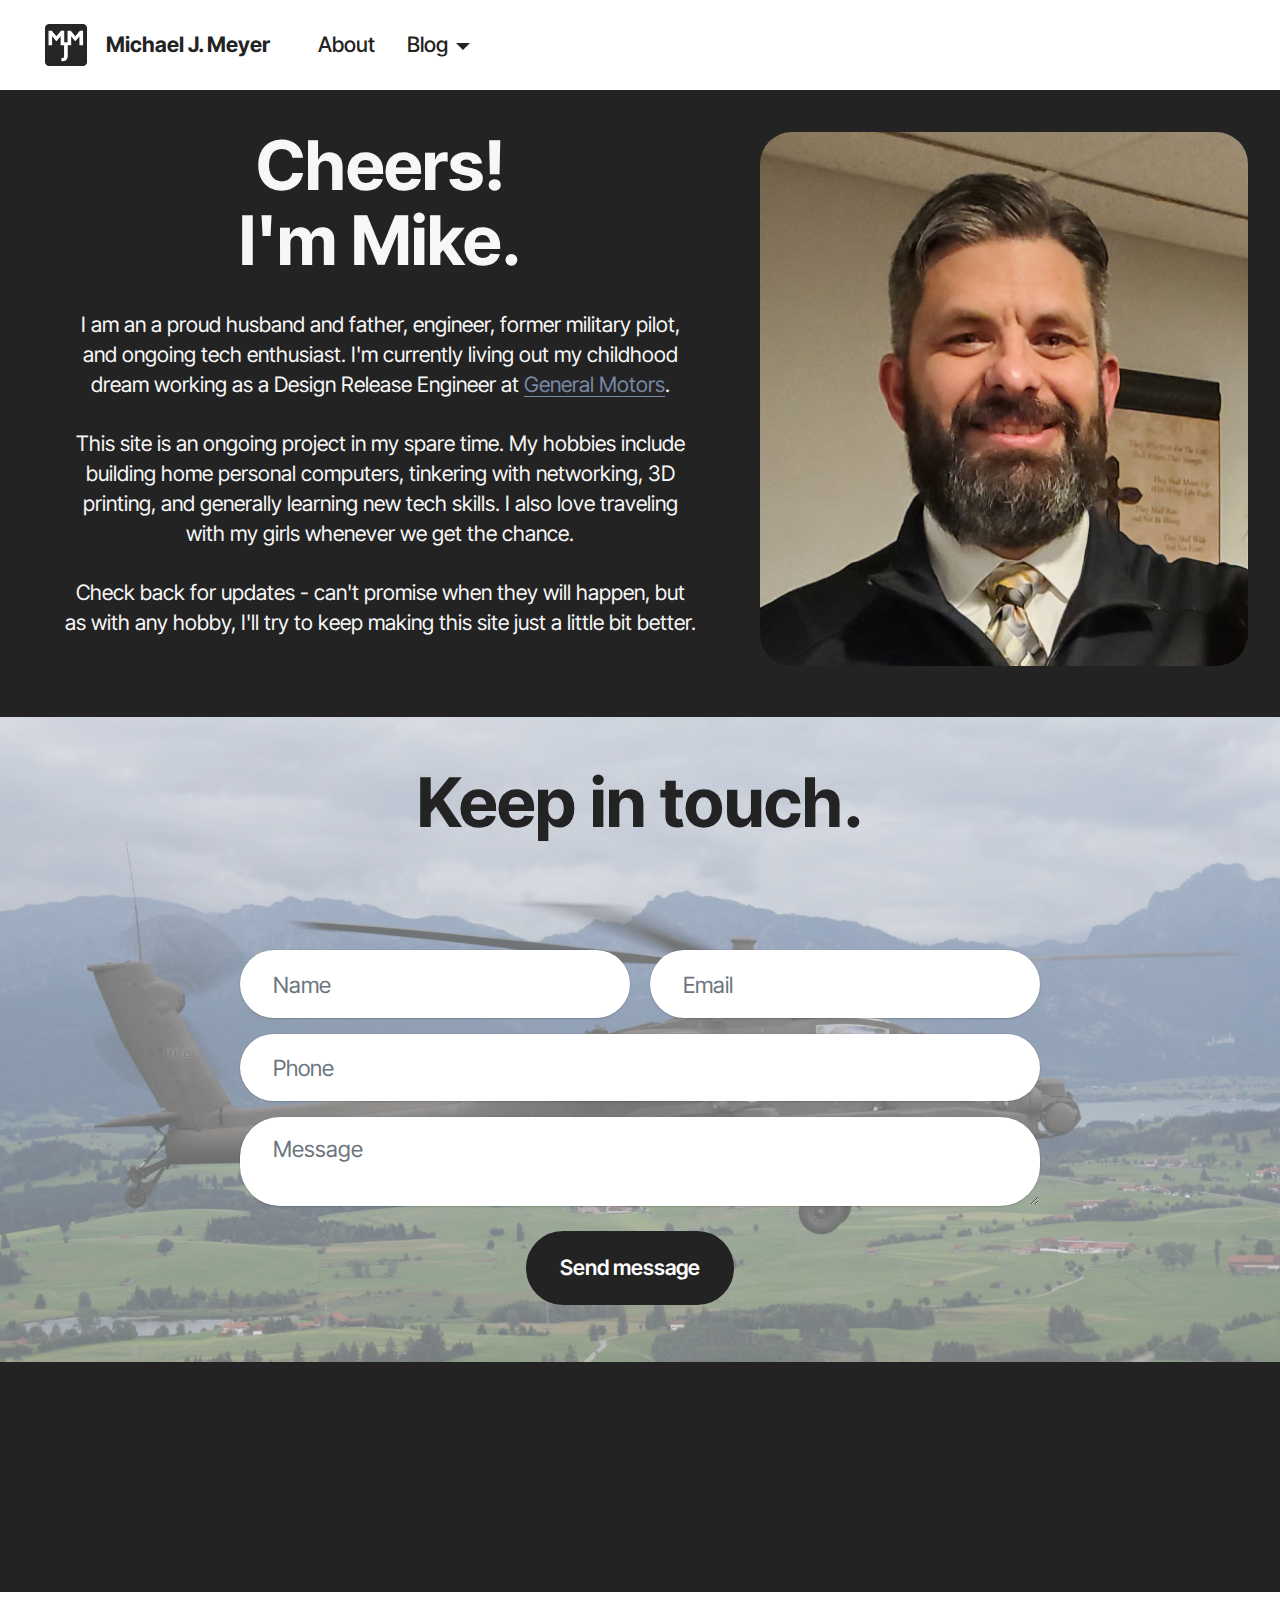
<file: index.html>
<!DOCTYPE html>
<html  >
<head>
  <!-- Site made with Mobirise Website Builder v5.9.18, https://mobirise.com -->
  <meta charset="UTF-8">
  <meta http-equiv="X-UA-Compatible" content="IE=edge">
  <meta name="generator" content="Mobirise v5.9.18, mobirise.com">
  <meta name="twitter:card" content="summary_large_image"/>
  <meta name="twitter:image:src" content="assets/images/index-meta.png">
  <meta property="og:image" content="assets/images/index-meta.png">
  <meta name="twitter:title" content="Home">
  <meta name="viewport" content="width=device-width, initial-scale=1, minimum-scale=1">
  <link rel="shortcut icon" href="assets/images/logo-128x128.png" type="image/x-icon">
  <meta name="description" content="">
  
  
  <title>Home</title>
  <link rel="stylesheet" href="assets/web/assets/mobirise-icons2/mobirise2.css">
  <link rel="stylesheet" href="assets/bootstrap/css/bootstrap.min.css">
  <link rel="stylesheet" href="assets/bootstrap/css/bootstrap-grid.min.css">
  <link rel="stylesheet" href="assets/bootstrap/css/bootstrap-reboot.min.css">
  <link rel="stylesheet" href="assets/animatecss/animate.css">
  <link rel="stylesheet" href="assets/dropdown/css/style.css">
  <link rel="stylesheet" href="assets/socicon/css/styles.css">
  <link rel="stylesheet" href="assets/theme/css/style.css">
  <link rel="preload" href="https://fonts.googleapis.com/css?family=Inter+Tight:100,200,300,400,500,600,700,800,900,100i,200i,300i,400i,500i,600i,700i,800i,900i&display=swap" as="style" onload="this.onload=null;this.rel='stylesheet'">
  <noscript><link rel="stylesheet" href="https://fonts.googleapis.com/css?family=Inter+Tight:100,200,300,400,500,600,700,800,900,100i,200i,300i,400i,500i,600i,700i,800i,900i&display=swap"></noscript>
  <link rel="preload" as="style" href="assets/mobirise/css/mbr-additional.css?v=eQ9KNw"><link rel="stylesheet" href="assets/mobirise/css/mbr-additional.css?v=eQ9KNw" type="text/css">

  
  
  
</head>
<body>
  
  <section data-bs-version="5.1" class="menu menu6 cid-uhf4Rhhn7n" once="menu" id="menu06-1i">
	

	<nav class="navbar navbar-dropdown opacityScrollOff navbar-fixed-top navbar-expand-lg">
		<div class="container">
			<div class="navbar-brand">
				<span class="navbar-logo">
					<a href="https://mjmeyer.com">
						<img src="assets/images/logo-720x720.png" alt="Michael J. Meyer" style="height: 3rem;">
					</a>
				</span>
				<span class="navbar-caption-wrap"><a class="navbar-caption text-black text-primary display-4">Michael J. Meyer</a></span>
			</div>
			<button class="navbar-toggler" type="button" data-toggle="collapse" data-bs-toggle="collapse" data-target="#navbarSupportedContent" data-bs-target="#navbarSupportedContent" aria-controls="navbarNavAltMarkup" aria-expanded="false" aria-label="Toggle navigation">
				<div class="hamburger">
					<span></span>
					<span></span>
					<span></span>
					<span></span>
				</div>
			</button>
			<div class="collapse navbar-collapse opacityScrollOff" id="navbarSupportedContent">
				<ul class="navbar-nav nav-dropdown nav-right" data-app-modern-menu="true"><li class="nav-item">
						<a class="nav-link link text-black text-primary display-4" href="index.html#header01-7">About</a>
					</li>
					<li class="nav-item dropdown open">
						<a class="nav-link link text-black text-primary dropdown-toggle show display-4" href="Blog.html#top" aria-expanded="true" data-toggle="dropdown-submenu" data-bs-toggle="dropdown" data-bs-auto-close="outside">Blog</a><div class="dropdown-menu" data-bs-popper="none" aria-labelledby="dropdown-303"><a class="text-black text-primary show dropdown-item display-4" href="blog_2024.html#article12-1l">2024-07-01</a></div>
					</li></ul>
				
				
			</div>
		</div>
	</nav>
</section>

<section data-bs-version="5.1" class="header1 cid-tJS9vXDdRK" id="header01-7">
	

	
	

	<div class="container">
		<div class="row justify-content-center">
			<div class="col-12 col-md-12 col-lg-5 image-wrapper">
				<img class="w-100" src="assets/images/headshot-1005x1099.jpg" alt="Mobirise Website Builder">
			</div>
			<div class="col-12 col-lg col-md-12">
				<div class="text-wrapper align-left">
					<h1 class="mbr-section-title mbr-fonts-style mb-4 display-1"><strong>Cheers!</strong><br><strong>I'm Mike.</strong><strong><br></strong></h1>
					<p class="mbr-text mbr-fonts-style mb-4 display-7">I am an a proud husband and father, engineer, former military pilot, and ongoing tech enthusiast. I'm currently living out my childhood dream working as a Design Release Engineer at <a href="https://www.gm.com" class="text-primary" target="_blank">General Motors</a>.<br><br>This site is an ongoing project in my spare time. My hobbies include building home personal computers, tinkering with networking, 3D printing, and generally learning new tech skills. I also love traveling with my girls whenever we get the chance.<br><br>Check back for updates - can't promise when they will happen, but as with any hobby, I'll try to keep making this site just a little bit better.</p>
					
				</div>
			</div>
		</div>
	</div>
</section>

<section data-bs-version="5.1" class="form5 cid-tJS9pBcTSa" id="form02-6">
    
    <div class="mbr-overlay"></div>
    <div class="container">
        <div class="mbr-section-head mb-5">
            <h3 class="mbr-section-title mbr-fonts-style align-center mb-0 display-1">
                <strong>Keep in touch.</strong></h3>
            <h4 class="mbr-section-subtitle mbr-fonts-style align-center mb-0 mt-4 display-7">If this website has inspired you in any way, feel free to reach out.</h4>
        </div>
        <div class="row justify-content-center mt-4">
            <div class="col-lg-8 mx-auto mbr-form" data-form-type="formoid">
                <form action="https://mobirise.eu/" method="POST" class="mbr-form form-with-styler" data-form-title="Form Name"><input type="hidden" name="email" data-form-email="true" value="04frIfjw0Xi1ewBbXbE9UPNO/cvuhAhK7gGksfHv5vcCge4KQtO8ZPd/qNWpU6u6Yiwo9fLOtoHfw7bHzelphpJTzbAWZDZrCveXiR0fQKm4c1S30jU1VQBDzBzFvjGV">
                    <div class="row">
                        <div hidden="hidden" data-form-alert="" class="alert alert-success col-12">Thanks for filling out the form!</div>
                        <div hidden="hidden" data-form-alert-danger="" class="alert alert-danger col-12">
                            Oops...! some problem!
                        </div>
                    </div>
                    <div class="dragArea row">
                        <div class="col-md col-sm-12 form-group mb-3" data-for="name">
                            <input type="text" name="name" placeholder="Name" data-form-field="name" class="form-control" value="" id="name-form02-6">
                        </div>
                        <div class="col-md col-sm-12 form-group mb-3" data-for="email">
                            <input type="email" name="email" placeholder="Email" data-form-field="email" class="form-control" value="" id="email-form02-6">
                        </div>
                        <div class="col-12 form-group mb-3" data-for="phone">
                            <input type="tel" name="phone" placeholder="Phone" data-form-field="phone" class="form-control" value="" id="phone-form02-6">
                        </div>
                        <div class="col-12 form-group mb-3" data-for="textarea">
                            <textarea name="textarea" placeholder="Message" data-form-field="textarea" class="form-control" id="textarea-form02-6"></textarea>
                        </div>
                        <div class="col-lg-12 col-md-12 col-sm-12 align-center mbr-section-btn"><button type="submit" class="btn btn-success display-7">Send message</button></div>
                    </div>
                </form>
            </div>
        </div>
    </div>
</section>

<section data-bs-version="5.1" class="footer1 programm5 cid-tJS9NNcTLZ" once="footers" id="footer03-8">

        

    

    <div class="container">
        <div class="row">

            

            <div class="col-12">
                <div class="social-row">
                    <div class="soc-item">
                        <a href="https://www.facebook.com/meyermi07" target="_blank">
                            <span class="mbr-iconfont display-7 socicon-facebook socicon"></span>
                        </a>
                    </div>
                    <div class="soc-item">
                        <a href="https://x.com/meyermi07" target="_blank">
                            <span class="mbr-iconfont socicon-twitter socicon"></span>
                        </a>
                    </div>
                    <div class="soc-item">
                        <a href="https://www.instagram.com/meyermi07/" target="_blank">
                            <span class="mbr-iconfont socicon-instagram socicon"></span>
                        </a>
                    </div>
                    <div class="soc-item">
                        <a href="https://www.linkedin.com/in/meyermi07/" target="_blank">
                            <span class="mbr-iconfont socicon-linkedin socicon"></span>
                        </a>
                    </div>
                    <div class="soc-item">
                        <a href="https://www.youtube.com/meyermi07" target="_blank">
                            <span class="mbr-iconfont socicon-youtube socicon"></span>
                        </a>
                    </div>
                </div>
            </div>
            <div class="col-12 mt-5">
                <p class="mbr-fonts-style copyright display-7">
                    © Copyright 2024 mjmeyer.com - All Rights Reserved
                </p>
            </div>
        </div>
    </div>
</section><section class="display-7" style="padding: 0;align-items: center;justify-content: center;flex-wrap: wrap;    align-content: center;display: flex;position: relative;height: 4rem;"><a href="https://mobiri.se/3306336" style="flex: 1 1;height: 4rem;position: absolute;width: 100%;z-index: 1;"><img alt="" style="height: 4rem;" src="[data-uri]"></a><p style="margin: 0;text-align: center;" class="display-7">&#8204;</p><a style="z-index:1" href="https://mobirise.com/builder/ai-website-builder.html">Free AI Website Software</a></section><script src="assets/bootstrap/js/bootstrap.bundle.min.js"></script>  <script src="assets/smoothscroll/smooth-scroll.js"></script>  <script src="assets/ytplayer/index.js"></script>  <script src="assets/dropdown/js/navbar-dropdown.js"></script>  <script src="assets/theme/js/script.js"></script>  <script src="assets/formoid/formoid.min.js"></script>  
  
  
  <input name="animation" type="hidden">
  </body>
</html>
</file>
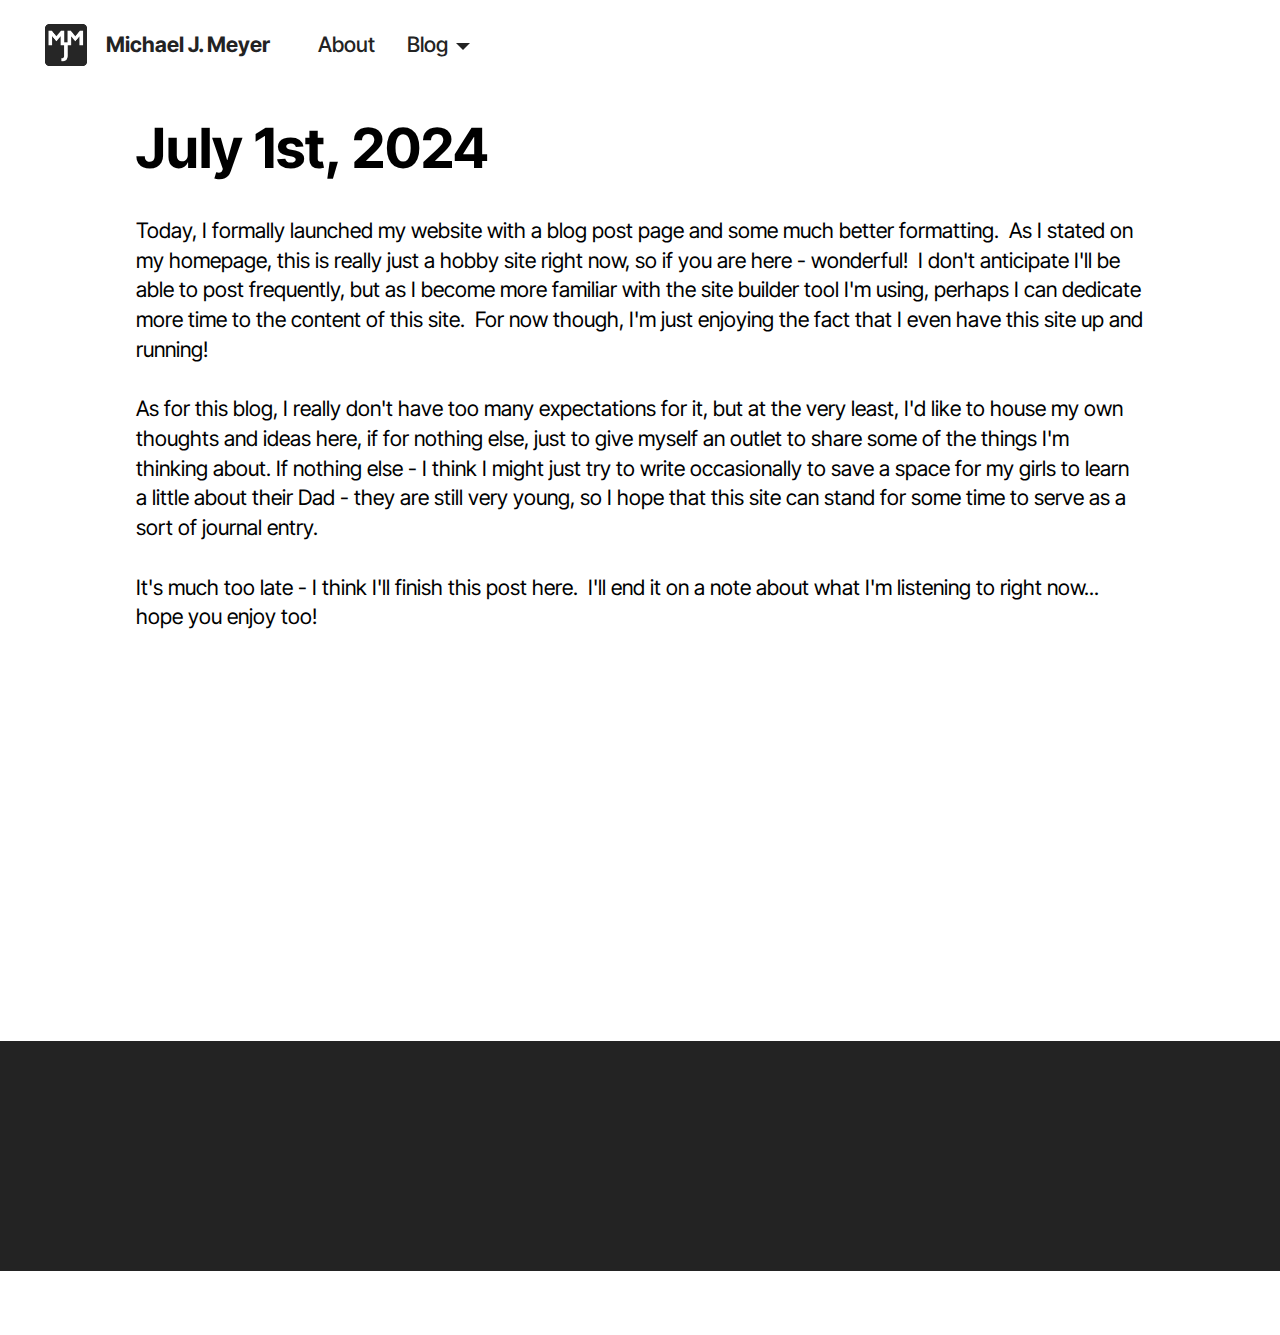
<file: Blog.html>
<!DOCTYPE html>
<html  >
<head>
  <!-- Site made with Mobirise Website Builder v5.9.18, https://mobirise.com -->
  <meta charset="UTF-8">
  <meta http-equiv="X-UA-Compatible" content="IE=edge">
  <meta name="generator" content="Mobirise v5.9.18, mobirise.com">
  <meta name="twitter:card" content="summary_large_image"/>
  <meta name="twitter:image:src" content="assets/images/Blog-meta.png">
  <meta property="og:image" content="assets/images/Blog-meta.png">
  <meta name="twitter:title" content="Blog">
  <meta name="viewport" content="width=device-width, initial-scale=1, minimum-scale=1">
  <link rel="shortcut icon" href="assets/images/logo-128x128.png" type="image/x-icon">
  <meta name="description" content="Mike's Blog Posts">
  
  
  <title>Blog</title>
  <link rel="stylesheet" href="assets/web/assets/mobirise-icons2/mobirise2.css">
  <link rel="stylesheet" href="assets/bootstrap/css/bootstrap.min.css">
  <link rel="stylesheet" href="assets/bootstrap/css/bootstrap-grid.min.css">
  <link rel="stylesheet" href="assets/bootstrap/css/bootstrap-reboot.min.css">
  <link rel="stylesheet" href="assets/animatecss/animate.css">
  <link rel="stylesheet" href="assets/dropdown/css/style.css">
  <link rel="stylesheet" href="assets/socicon/css/styles.css">
  <link rel="stylesheet" href="assets/theme/css/style.css">
  <link rel="preload" href="https://fonts.googleapis.com/css?family=Inter+Tight:100,200,300,400,500,600,700,800,900,100i,200i,300i,400i,500i,600i,700i,800i,900i&display=swap" as="style" onload="this.onload=null;this.rel='stylesheet'">
  <noscript><link rel="stylesheet" href="https://fonts.googleapis.com/css?family=Inter+Tight:100,200,300,400,500,600,700,800,900,100i,200i,300i,400i,500i,600i,700i,800i,900i&display=swap"></noscript>
  <link rel="preload" as="style" href="assets/mobirise/css/mbr-additional.css?v=vKIHL4"><link rel="stylesheet" href="assets/mobirise/css/mbr-additional.css?v=vKIHL4" type="text/css">

  
  
  
</head>
<body>
  
  <section data-bs-version="5.1" class="menu menu6 cid-uhf4Rhhn7n" once="menu" id="menu06-1j">
	

	<nav class="navbar navbar-dropdown opacityScrollOff navbar-fixed-top navbar-expand-lg">
		<div class="container">
			<div class="navbar-brand">
				<span class="navbar-logo">
					<a href="https://mjmeyer.com">
						<img src="assets/images/logo-720x720.png" alt="Michael J. Meyer" style="height: 3rem;">
					</a>
				</span>
				<span class="navbar-caption-wrap"><a class="navbar-caption text-black text-primary display-4">Michael J. Meyer</a></span>
			</div>
			<button class="navbar-toggler" type="button" data-toggle="collapse" data-bs-toggle="collapse" data-target="#navbarSupportedContent" data-bs-target="#navbarSupportedContent" aria-controls="navbarNavAltMarkup" aria-expanded="false" aria-label="Toggle navigation">
				<div class="hamburger">
					<span></span>
					<span></span>
					<span></span>
					<span></span>
				</div>
			</button>
			<div class="collapse navbar-collapse opacityScrollOff" id="navbarSupportedContent">
				<ul class="navbar-nav nav-dropdown nav-right" data-app-modern-menu="true"><li class="nav-item">
						<a class="nav-link link text-black text-primary display-4" href="index.html#header01-7">About</a>
					</li>
					<li class="nav-item dropdown">
						<a class="nav-link link text-black text-primary dropdown-toggle display-4" href="Blog.html#top" aria-expanded="false" data-toggle="dropdown-submenu" data-bs-toggle="dropdown" data-bs-auto-close="outside">Blog</a><div class="dropdown-menu" aria-labelledby="dropdown-965"><a class="text-black text-primary dropdown-item display-4" href="Blog.html#article12-1l">July 1st, 2024</a></div>
					</li></ul>
				
				
			</div>
		</div>
	</nav>
</section>

<section data-bs-version="5.1" class="article12 cid-uhfzAR3QKI" id="article12-1l">    
    
    <div class="container">
        <div class="row justify-content-center">
            <div class="col-md-12 col-lg-10">
                <h3 class="mbr-section-title mbr-fonts-style mb-4 mt-0 display-2">
                <strong>July 1st, 2024</strong></h3>
                
                <p class="mbr-text mbr-fonts-style display-7">Today, I formally launched my website with a blog post page and some much better formatting.&nbsp; As I stated on my homepage, this is really just a hobby site right now, so if you are here - wonderful!&nbsp; I don't anticipate I'll be able to post frequently, but as I become more familiar with the site builder tool I'm using, perhaps I can dedicate more time to the content of this site.&nbsp; For now though, I'm just enjoying the fact that I even have this site up and running!<br><br>As for this blog, I really don't have too many expectations for it, but at the very least, I'd like to house my own thoughts and ideas here, if for nothing else, just to give myself an outlet to share some of the things I'm thinking about. If nothing else - I think I might just try to write occasionally to save a space for my girls to learn a little about their Dad - they are still very young, so I hope that this site can stand for some time to serve as a sort of journal entry.<br><br>It's much too late - I think I'll finish this post here.&nbsp; I'll end it on a note about what I'm listening to right now... hope you enjoy too!<br><br><iframe width="560" height="315" src="https://www.youtube.com/embed/bubOcI11sps?si=hwg-19AeYrRPw37j" title="YouTube video player" frameborder="0" allow="accelerometer; autoplay; clipboard-write; encrypted-media; gyroscope; picture-in-picture; web-share" referrerpolicy="strict-origin-when-cross-origin" allowfullscreen=""></iframe></p>
            </div>
        </div>
    </div>
</section>

<section data-bs-version="5.1" class="footer1 programm5 cid-tJS9NNcTLZ" once="footers" id="footer03-1k">

        

    

    <div class="container">
        <div class="row">

            

            <div class="col-12">
                <div class="social-row">
                    <div class="soc-item">
                        <a href="https://www.facebook.com/meyermi07" target="_blank">
                            <span class="mbr-iconfont display-7 socicon-facebook socicon"></span>
                        </a>
                    </div>
                    <div class="soc-item">
                        <a href="https://x.com/meyermi07" target="_blank">
                            <span class="mbr-iconfont socicon-twitter socicon"></span>
                        </a>
                    </div>
                    <div class="soc-item">
                        <a href="https://www.instagram.com/meyermi07/" target="_blank">
                            <span class="mbr-iconfont socicon-instagram socicon"></span>
                        </a>
                    </div>
                    <div class="soc-item">
                        <a href="https://www.linkedin.com/in/meyermi07/" target="_blank">
                            <span class="mbr-iconfont socicon-linkedin socicon"></span>
                        </a>
                    </div>
                    <div class="soc-item">
                        <a href="https://www.youtube.com/meyermi07" target="_blank">
                            <span class="mbr-iconfont socicon-youtube socicon"></span>
                        </a>
                    </div>
                </div>
            </div>
            <div class="col-12 mt-5">
                <p class="mbr-fonts-style copyright display-7">
                    © Copyright 2024 mjmeyer.com - All Rights Reserved
                </p>
            </div>
        </div>
    </div>
</section><section class="display-7" style="padding: 0;align-items: center;justify-content: center;flex-wrap: wrap;    align-content: center;display: flex;position: relative;height: 4rem;"><a href="https://mobiri.se/3306336" style="flex: 1 1;height: 4rem;position: absolute;width: 100%;z-index: 1;"><img alt="" style="height: 4rem;" src="[data-uri]"></a><p style="margin: 0;text-align: center;" class="display-7">&#8204;</p><a style="z-index:1" href="https://mobirise.com/drag-drop-website-builder.html">Drag & Drop Website Builder</a></section><script src="assets/bootstrap/js/bootstrap.bundle.min.js"></script>  <script src="assets/smoothscroll/smooth-scroll.js"></script>  <script src="assets/ytplayer/index.js"></script>  <script src="assets/dropdown/js/navbar-dropdown.js"></script>  <script src="assets/theme/js/script.js"></script>  
  
  
  <input name="animation" type="hidden">
  </body>
</html>
</file>
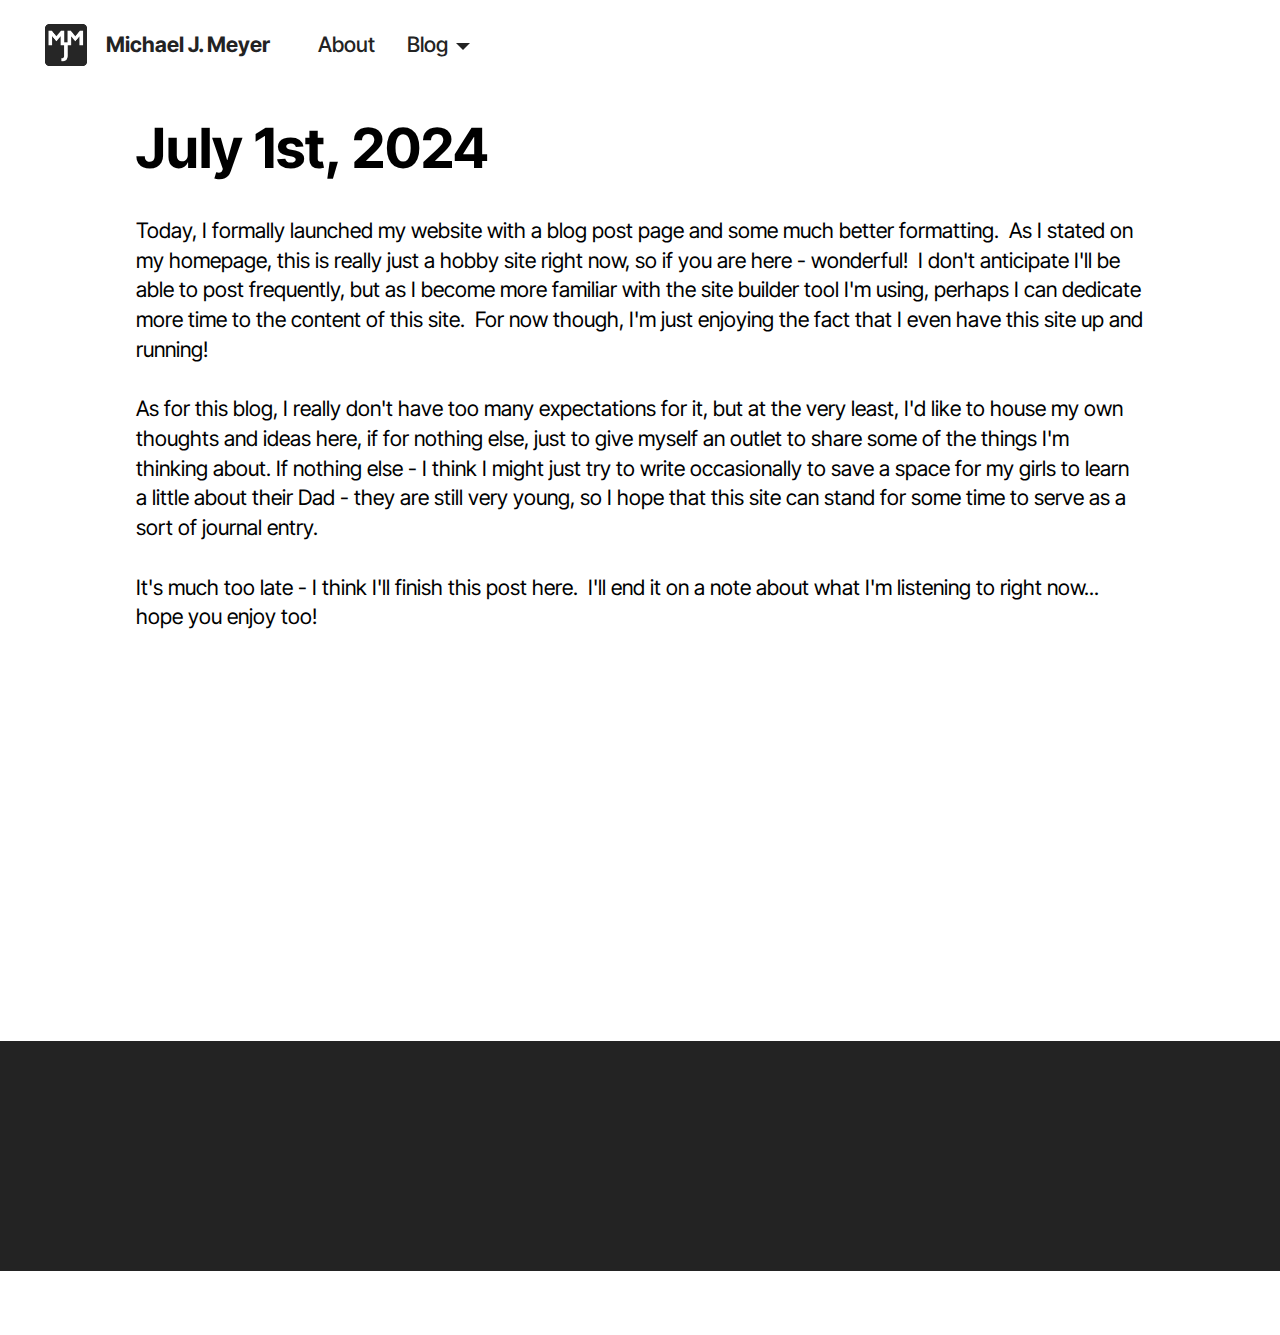
<file: blog_2024.html>
<!DOCTYPE html>
<html  >
<head>
  <!-- Site made with Mobirise Website Builder v5.9.18, https://mobirise.com -->
  <meta charset="UTF-8">
  <meta http-equiv="X-UA-Compatible" content="IE=edge">
  <meta name="generator" content="Mobirise v5.9.18, mobirise.com">
  <meta name="twitter:card" content="summary_large_image"/>
  <meta name="twitter:image:src" content="assets/images/blog_2024-meta.png">
  <meta property="og:image" content="assets/images/blog_2024-meta.png">
  <meta name="twitter:title" content="Mike's Blog (2024)">
  <meta name="viewport" content="width=device-width, initial-scale=1, minimum-scale=1">
  <link rel="shortcut icon" href="assets/images/logo-128x128.png" type="image/x-icon">
  <meta name="description" content="Random thoughts, videos, and music I'm listening too">
  
  
  <title>Mike's Blog (2024)</title>
  <link rel="stylesheet" href="assets/web/assets/mobirise-icons2/mobirise2.css">
  <link rel="stylesheet" href="assets/bootstrap/css/bootstrap.min.css">
  <link rel="stylesheet" href="assets/bootstrap/css/bootstrap-grid.min.css">
  <link rel="stylesheet" href="assets/bootstrap/css/bootstrap-reboot.min.css">
  <link rel="stylesheet" href="assets/animatecss/animate.css">
  <link rel="stylesheet" href="assets/dropdown/css/style.css">
  <link rel="stylesheet" href="assets/socicon/css/styles.css">
  <link rel="stylesheet" href="assets/theme/css/style.css">
  <link rel="preload" href="https://fonts.googleapis.com/css?family=Inter+Tight:100,200,300,400,500,600,700,800,900,100i,200i,300i,400i,500i,600i,700i,800i,900i&display=swap" as="style" onload="this.onload=null;this.rel='stylesheet'">
  <noscript><link rel="stylesheet" href="https://fonts.googleapis.com/css?family=Inter+Tight:100,200,300,400,500,600,700,800,900,100i,200i,300i,400i,500i,600i,700i,800i,900i&display=swap"></noscript>
  <link rel="preload" as="style" href="assets/mobirise/css/mbr-additional.css?v=VdZf8c"><link rel="stylesheet" href="assets/mobirise/css/mbr-additional.css?v=VdZf8c" type="text/css">

  
  
  
</head>
<body>
  
  <section data-bs-version="5.1" class="menu menu6 cid-uhf4Rhhn7n" once="menu" id="menu06-1j">
	

	<nav class="navbar navbar-dropdown opacityScrollOff navbar-fixed-top navbar-expand-lg">
		<div class="container">
			<div class="navbar-brand">
				<span class="navbar-logo">
					<a href="https://mjmeyer.com">
						<img src="assets/images/logo-720x720.png" alt="Michael J. Meyer" style="height: 3rem;">
					</a>
				</span>
				<span class="navbar-caption-wrap"><a class="navbar-caption text-black text-primary display-4">Michael J. Meyer</a></span>
			</div>
			<button class="navbar-toggler" type="button" data-toggle="collapse" data-bs-toggle="collapse" data-target="#navbarSupportedContent" data-bs-target="#navbarSupportedContent" aria-controls="navbarNavAltMarkup" aria-expanded="false" aria-label="Toggle navigation">
				<div class="hamburger">
					<span></span>
					<span></span>
					<span></span>
					<span></span>
				</div>
			</button>
			<div class="collapse navbar-collapse opacityScrollOff" id="navbarSupportedContent">
				<ul class="navbar-nav nav-dropdown nav-right" data-app-modern-menu="true"><li class="nav-item">
						<a class="nav-link link text-black text-primary display-4" href="index.html#header01-7">About</a>
					</li>
					<li class="nav-item dropdown">
						<a class="nav-link link text-black text-primary dropdown-toggle show display-4" href="Blog.html#top" aria-expanded="true" data-toggle="dropdown-submenu" data-bs-toggle="dropdown" data-bs-auto-close="outside">Blog</a><div class="dropdown-menu" data-bs-popper="none" aria-labelledby="dropdown-303"><a class="text-black text-primary show dropdown-item display-4" href="blog_2024.html#article12-1l">2024-07-01</a></div>
					</li></ul>
				
				
			</div>
		</div>
	</nav>
</section>

<section data-bs-version="5.1" class="article12 cid-uhfzAR3QKI" id="article12-1l">    
    
    <div class="container">
        <div class="row justify-content-center">
            <div class="col-md-12 col-lg-10">
                <h3 class="mbr-section-title mbr-fonts-style mb-4 mt-0 display-2">
                <strong>July 1st, 2024</strong></h3>
                
                <p class="mbr-text mbr-fonts-style display-7">Today, I formally launched my website with a blog post page and some much better formatting.&nbsp; As I stated on my homepage, this is really just a hobby site right now, so if you are here - wonderful!&nbsp; I don't anticipate I'll be able to post frequently, but as I become more familiar with the site builder tool I'm using, perhaps I can dedicate more time to the content of this site.&nbsp; For now though, I'm just enjoying the fact that I even have this site up and running!<br><br>As for this blog, I really don't have too many expectations for it, but at the very least, I'd like to house my own thoughts and ideas here, if for nothing else, just to give myself an outlet to share some of the things I'm thinking about. If nothing else - I think I might just try to write occasionally to save a space for my girls to learn a little about their Dad - they are still very young, so I hope that this site can stand for some time to serve as a sort of journal entry.<br><br>It's much too late - I think I'll finish this post here.&nbsp; I'll end it on a note about what I'm listening to right now... hope you enjoy too!<br><br><iframe width="560" height="315" src="https://www.youtube.com/embed/bubOcI11sps?si=hwg-19AeYrRPw37j" title="YouTube video player" frameborder="0" allow="accelerometer; autoplay; clipboard-write; encrypted-media; gyroscope; picture-in-picture; web-share" referrerpolicy="strict-origin-when-cross-origin" allowfullscreen=""></iframe></p>
            </div>
        </div>
    </div>
</section>

<section data-bs-version="5.1" class="footer1 programm5 cid-tJS9NNcTLZ" once="footers" id="footer03-1k">

        

    

    <div class="container">
        <div class="row">

            

            <div class="col-12">
                <div class="social-row">
                    <div class="soc-item">
                        <a href="https://www.facebook.com/meyermi07" target="_blank">
                            <span class="mbr-iconfont display-7 socicon-facebook socicon"></span>
                        </a>
                    </div>
                    <div class="soc-item">
                        <a href="https://x.com/meyermi07" target="_blank">
                            <span class="mbr-iconfont socicon-twitter socicon"></span>
                        </a>
                    </div>
                    <div class="soc-item">
                        <a href="https://www.instagram.com/meyermi07/" target="_blank">
                            <span class="mbr-iconfont socicon-instagram socicon"></span>
                        </a>
                    </div>
                    <div class="soc-item">
                        <a href="https://www.linkedin.com/in/meyermi07/" target="_blank">
                            <span class="mbr-iconfont socicon-linkedin socicon"></span>
                        </a>
                    </div>
                    <div class="soc-item">
                        <a href="https://www.youtube.com/meyermi07" target="_blank">
                            <span class="mbr-iconfont socicon-youtube socicon"></span>
                        </a>
                    </div>
                </div>
            </div>
            <div class="col-12 mt-5">
                <p class="mbr-fonts-style copyright display-7">
                    © Copyright 2024 mjmeyer.com - All Rights Reserved
                </p>
            </div>
        </div>
    </div>
</section><section class="display-7" style="padding: 0;align-items: center;justify-content: center;flex-wrap: wrap;    align-content: center;display: flex;position: relative;height: 4rem;"><a href="https://mobiri.se/3306336" style="flex: 1 1;height: 4rem;position: absolute;width: 100%;z-index: 1;"><img alt="" style="height: 4rem;" src="[data-uri]"></a><p style="margin: 0;text-align: center;" class="display-7">&#8204;</p><a style="z-index:1" href="https://mobirise.com/builder/no-code-website-builder.html">No Code Website Builder</a></section><script src="assets/bootstrap/js/bootstrap.bundle.min.js"></script>  <script src="assets/smoothscroll/smooth-scroll.js"></script>  <script src="assets/ytplayer/index.js"></script>  <script src="assets/dropdown/js/navbar-dropdown.js"></script>  <script src="assets/theme/js/script.js"></script>  
  
  
  <input name="animation" type="hidden">
  </body>
</html>
</file>
<file: assets/web/assets/mobirise-icons2/mobirise2.css>
@font-face {
  font-family: 'Moririse2';
  font-display: swap;
  src:  url('mobirise2.eot?f2bix4');
  src:  url('mobirise2.eot?f2bix4#iefix') format('embedded-opentype'),
    url('mobirise2.ttf?f2bix4') format('truetype'),
    url('mobirise2.woff?f2bix4') format('woff'),
    url('mobirise2.svg?f2bix4#mobirise2') format('svg');
  font-weight: normal;
  font-style: normal;
}

[class^="mobi-"], [class*=" mobi-"] {
  /* use !important to prevent issues with browser extensions that change fonts */
  font-family: 'Moririse2' !important;
  speak: none;
  font-style: normal;
  font-weight: normal;
  font-variant: normal;
  text-transform: none;
  line-height: 1;

  /* Better Font Rendering =========== */
  -webkit-font-smoothing: antialiased;
  -moz-osx-font-smoothing: grayscale;
}

.mobi-mbri-add-submenu:before {
  content: "\e900";
}
.mobi-mbri-alert:before {
  content: "\e901";
}
.mobi-mbri-align-center:before {
  content: "\e902";
}
.mobi-mbri-align-justify:before {
  content: "\e903";
}
.mobi-mbri-align-left:before {
  content: "\e904";
}
.mobi-mbri-align-right:before {
  content: "\e905";
}
.mobi-mbri-android:before {
  content: "\e906";
}
.mobi-mbri-apple:before {
  content: "\e907";
}
.mobi-mbri-arrow-down:before {
  content: "\e908";
}
.mobi-mbri-arrow-next:before {
  content: "\e909";
}
.mobi-mbri-arrow-prev:before {
  content: "\e90a";
}
.mobi-mbri-arrow-up:before {
  content: "\e90b";
}
.mobi-mbri-bold:before {
  content: "\e90c";
}
.mobi-mbri-bookmark:before {
  content: "\e90d";
}
.mobi-mbri-bootstrap:before {
  content: "\e90e";
}
.mobi-mbri-briefcase:before {
  content: "\e90f";
}
.mobi-mbri-browse:before {
  content: "\e910";
}
.mobi-mbri-bulleted-list:before {
  content: "\e911";
}
.mobi-mbri-calendar:before {
  content: "\e912";
}
.mobi-mbri-camera:before {
  content: "\e913";
}
.mobi-mbri-cart-add:before {
  content: "\e914";
}
.mobi-mbri-cart-full:before {
  content: "\e915";
}
.mobi-mbri-cash:before {
  content: "\e916";
}
.mobi-mbri-change-style:before {
  content: "\e917";
}
.mobi-mbri-chat:before {
  content: "\e918";
}
.mobi-mbri-clock:before {
  content: "\e919";
}
.mobi-mbri-close:before {
  content: "\e91a";
}
.mobi-mbri-cloud:before {
  content: "\e91b";
}
.mobi-mbri-code:before {
  content: "\e91c";
}
.mobi-mbri-contact-form:before {
  content: "\e91d";
}
.mobi-mbri-credit-card:before {
  content: "\e91e";
}
.mobi-mbri-cursor-click:before {
  content: "\e91f";
}
.mobi-mbri-cust-feedback:before {
  content: "\e920";
}
.mobi-mbri-database:before {
  content: "\e921";
}
.mobi-mbri-delivery:before {
  content: "\e922";
}
.mobi-mbri-desktop:before {
  content: "\e923";
}
.mobi-mbri-devices:before {
  content: "\e924";
}
.mobi-mbri-down:before {
  content: "\e925";
}
.mobi-mbri-download-2:before {
  content: "\e926";
}
.mobi-mbri-download:before {
  content: "\e927";
}
.mobi-mbri-drag-n-drop-2:before {
  content: "\e928";
}
.mobi-mbri-drag-n-drop:before {
  content: "\e929";
}
.mobi-mbri-edit-2:before {
  content: "\e92a";
}
.mobi-mbri-edit:before {
  content: "\e92b";
}
.mobi-mbri-error:before {
  content: "\e92c";
}
.mobi-mbri-extension:before {
  content: "\e92d";
}
.mobi-mbri-features:before {
  content: "\e92e";
}
.mobi-mbri-file:before {
  content: "\e92f";
}
.mobi-mbri-flag:before {
  content: "\e930";
}
.mobi-mbri-folder:before {
  content: "\e931";
}
.mobi-mbri-gift:before {
  content: "\e932";
}
.mobi-mbri-github:before {
  content: "\e933";
}
.mobi-mbri-globe-2:before {
  content: "\e934";
}
.mobi-mbri-globe:before {
  content: "\e935";
}
.mobi-mbri-growing-chart:before {
  content: "\e936";
}
.mobi-mbri-hearth:before {
  content: "\e937";
}
.mobi-mbri-help:before {
  content: "\e938";
}
.mobi-mbri-home:before {
  content: "\e939";
}
.mobi-mbri-hot-cup:before {
  content: "\e93a";
}
.mobi-mbri-idea:before {
  content: "\e93b";
}
.mobi-mbri-image-gallery:before {
  content: "\e93c";
}
.mobi-mbri-image-slider:before {
  content: "\e93d";
}
.mobi-mbri-info:before {
  content: "\e93e";
}
.mobi-mbri-italic:before {
  content: "\e93f";
}
.mobi-mbri-key:before {
  content: "\e940";
}
.mobi-mbri-laptop:before {
  content: "\e941";
}
.mobi-mbri-layers:before {
  content: "\e942";
}
.mobi-mbri-left-right:before {
  content: "\e943";
}
.mobi-mbri-left:before {
  content: "\e944";
}
.mobi-mbri-letter:before {
  content: "\e945";
}
.mobi-mbri-like:before {
  content: "\e946";
}
.mobi-mbri-link:before {
  content: "\e947";
}
.mobi-mbri-lock:before {
  content: "\e948";
}
.mobi-mbri-login:before {
  content: "\e949";
}
.mobi-mbri-logout:before {
  content: "\e94a";
}
.mobi-mbri-magic-stick:before {
  content: "\e94b";
}
.mobi-mbri-map-pin:before {
  content: "\e94c";
}
.mobi-mbri-menu:before {
  content: "\e94d";
}
.mobi-mbri-mobile-2:before {
  content: "\e94e";
}
.mobi-mbri-mobile-horizontal:before {
  content: "\e94f";
}
.mobi-mbri-mobile:before {
  content: "\e950";
}
.mobi-mbri-mobirise:before {
  content: "\e951";
}
.mobi-mbri-more-horizontal:before {
  content: "\e952";
}
.mobi-mbri-more-vertical:before {
  content: "\e953";
}
.mobi-mbri-music:before {
  content: "\e954";
}
.mobi-mbri-new-file:before {
  content: "\e955";
}
.mobi-mbri-numbered-list:before {
  content: "\e956";
}
.mobi-mbri-opened-folder:before {
  content: "\e957";
}
.mobi-mbri-pages:before {
  content: "\e958";
}
.mobi-mbri-paper-plane:before {
  content: "\e959";
}
.mobi-mbri-paperclip:before {
  content: "\e95a";
}
.mobi-mbri-phone:before {
  content: "\e95b";
}
.mobi-mbri-photo:before {
  content: "\e95c";
}
.mobi-mbri-photos:before {
  content: "\e95d";
}
.mobi-mbri-pin:before {
  content: "\e95e";
}
.mobi-mbri-play:before {
  content: "\e95f";
}
.mobi-mbri-plus:before {
  content: "\e960";
}
.mobi-mbri-preview:before {
  content: "\e961";
}
.mobi-mbri-print:before {
  content: "\e962";
}
.mobi-mbri-protect:before {
  content: "\e963";
}
.mobi-mbri-question:before {
  content: "\e964";
}
.mobi-mbri-quote-left:before {
  content: "\e965";
}
.mobi-mbri-quote-right:before {
  content: "\e966";
}
.mobi-mbri-redo:before {
  content: "\e967";
}
.mobi-mbri-refresh:before {
  content: "\e968";
}
.mobi-mbri-responsive-2:before {
  content: "\e969";
}
.mobi-mbri-responsive:before {
  content: "\e96a";
}
.mobi-mbri-right:before {
  content: "\e96b";
}
.mobi-mbri-rocket:before {
  content: "\e96c";
}
.mobi-mbri-sad-face:before {
  content: "\e96d";
}
.mobi-mbri-sale:before {
  content: "\e96e";
}
.mobi-mbri-save:before {
  content: "\e96f";
}
.mobi-mbri-search:before {
  content: "\e970";
}
.mobi-mbri-setting-2:before {
  content: "\e971";
}
.mobi-mbri-setting-3:before {
  content: "\e972";
}
.mobi-mbri-setting:before {
  content: "\e973";
}
.mobi-mbri-share:before {
  content: "\e974";
}
.mobi-mbri-shopping-bag:before {
  content: "\e975";
}
.mobi-mbri-shopping-basket:before {
  content: "\e976";
}
.mobi-mbri-shopping-cart:before {
  content: "\e977";
}
.mobi-mbri-sites:before {
  content: "\e978";
}
.mobi-mbri-smile-face:before {
  content: "\e979";
}
.mobi-mbri-speed:before {
  content: "\e97a";
}
.mobi-mbri-star:before {
  content: "\e97b";
}
.mobi-mbri-success:before {
  content: "\e97c";
}
.mobi-mbri-sun:before {
  content: "\e97d";
}
.mobi-mbri-sun2:before {
  content: "\e97e";
}
.mobi-mbri-tablet-vertical:before {
  content: "\e97f";
}
.mobi-mbri-tablet:before {
  content: "\e980";
}
.mobi-mbri-target:before {
  content: "\e981";
}
.mobi-mbri-timer:before {
  content: "\e982";
}
.mobi-mbri-to-ftp:before {
  content: "\e983";
}
.mobi-mbri-to-local-drive:before {
  content: "\e984";
}
.mobi-mbri-touch-swipe:before {
  content: "\e985";
}
.mobi-mbri-touch:before {
  content: "\e986";
}
.mobi-mbri-trash:before {
  content: "\e987";
}
.mobi-mbri-underline:before {
  content: "\e988";
}
.mobi-mbri-undo:before {
  content: "\e989";
}
.mobi-mbri-unlink:before {
  content: "\e98a";
}
.mobi-mbri-unlock:before {
  content: "\e98b";
}
.mobi-mbri-up-down:before {
  content: "\e98c";
}
.mobi-mbri-up:before {
  content: "\e98d";
}
.mobi-mbri-update:before {
  content: "\e98e";
}
.mobi-mbri-upload-2:before {
  content: "\e98f";
}
.mobi-mbri-upload:before {
  content: "\e990";
}
.mobi-mbri-user-2:before {
  content: "\e991";
}
.mobi-mbri-user:before {
  content: "\e992";
}
.mobi-mbri-users:before {
  content: "\e993";
}
.mobi-mbri-video-play:before {
  content: "\e994";
}
.mobi-mbri-video:before {
  content: "\e995";
}
.mobi-mbri-watch:before {
  content: "\e996";
}
.mobi-mbri-website-theme-2:before {
  content: "\e997";
}
.mobi-mbri-website-theme:before {
  content: "\e998";
}
.mobi-mbri-wifi:before {
  content: "\e999";
}
.mobi-mbri-windows:before {
  content: "\e99a";
}
.mobi-mbri-zoom-in:before {
  content: "\e99b";
}
.mobi-mbri-zoom-out:before {
  content: "\e99c";
}
</file>
<file: assets/dropdown/css/style.css>
.navbar-dropdown {
  left: 0;
  padding: 0;
  position: absolute;
  right: 0;
  top: 0;
  transition: all 0.45s ease;
  z-index: 1030;
  background: #282828; }
  .navbar-dropdown .navbar-logo {
    margin-right: 0.8rem;
    transition: margin 0.3s ease-in-out;
    vertical-align: middle; }
    .navbar-dropdown .navbar-logo img {
      height: 3.125rem;
      transition: all 0.3s ease-in-out; }
    .navbar-dropdown .navbar-logo.mbr-iconfont {
      font-size: 3.125rem;
      line-height: 3.125rem; }
  .navbar-dropdown .navbar-caption {
    font-weight: 700;
    white-space: normal;
    vertical-align: -4px;
    line-height: 3.125rem !important; }
    .navbar-dropdown .navbar-caption, .navbar-dropdown .navbar-caption:hover {
      color: inherit;
      text-decoration: none; }
  .navbar-dropdown .mbr-iconfont + .navbar-caption {
    vertical-align: -1px; }
  .navbar-dropdown.navbar-fixed-top {
    position: fixed; }
  .navbar-dropdown .navbar-brand span {
    vertical-align: -4px; }
  .navbar-dropdown.bg-color.transparent {
    background: none; }
  .navbar-dropdown.navbar-short .navbar-brand {
    padding: 0.625rem 0; }
    .navbar-dropdown.navbar-short .navbar-brand span {
      vertical-align: -1px; }
  .navbar-dropdown.navbar-short .navbar-caption {
    line-height: 2.375rem !important;
    vertical-align: -2px; }
  .navbar-dropdown.navbar-short .navbar-logo {
    margin-right: 0.5rem; }
    .navbar-dropdown.navbar-short .navbar-logo img {
      height: 2.375rem; }
    .navbar-dropdown.navbar-short .navbar-logo.mbr-iconfont {
      font-size: 2.375rem;
      line-height: 2.375rem; }
  .navbar-dropdown.navbar-short .mbr-table-cell {
    height: 3.625rem; }
  .navbar-dropdown .navbar-close {
    left: 0.6875rem;
    position: fixed;
    top: 0.75rem;
    z-index: 1000; }
  .navbar-dropdown .hamburger-icon {
    content: "";
    display: inline-block;
    vertical-align: middle;
    width: 16px;
    -webkit-box-shadow: 0 -6px 0 1px #282828,0 0 0 1px #282828,0 6px 0 1px #282828;
    -moz-box-shadow: 0 -6px 0 1px #282828,0 0 0 1px #282828,0 6px 0 1px #282828;
    box-shadow: 0 -6px 0 1px #282828,0 0 0 1px #282828,0 6px 0 1px #282828; }

.dropdown-menu .dropdown-toggle[data-toggle="dropdown-submenu"]::after {
  border-bottom: 0.35em solid transparent;
  border-left: 0.35em solid;
  border-right: 0;
  border-top: 0.35em solid transparent;
  margin-left: 0.3rem; }

.dropdown-menu .dropdown-item:focus {
  outline: 0; }

.nav-dropdown {
  font-size: 0.75rem;
  font-weight: 500;
  height: auto !important; }
  .nav-dropdown .nav-btn {
    padding-left: 1rem; }
  .nav-dropdown .link {
    margin: .667em 1.667em;
    font-weight: 500;
    padding: 0;
    transition: color .2s ease-in-out; }
    .nav-dropdown .link.dropdown-toggle {
      margin-right: 2.583em; }
      .nav-dropdown .link.dropdown-toggle::after {
        margin-left: .25rem;
        border-top: 0.35em solid;
        border-right: 0.35em solid transparent;
        border-left: 0.35em solid transparent;
        border-bottom: 0; }
      .nav-dropdown .link.dropdown-toggle[aria-expanded="true"] {
        margin: 0;
        padding: 0.667em 3.263em  0.667em 1.667em; }
  .nav-dropdown .link::after,
  .nav-dropdown .dropdown-item::after {
    color: inherit; }
  .nav-dropdown .btn {
    font-size: 0.75rem;
    font-weight: 700;
    letter-spacing: 0;
    margin-bottom: 0;
    padding-left: 1.25rem;
    padding-right: 1.25rem; }
  .nav-dropdown .dropdown-menu {
    border-radius: 0;
    border: 0;
    left: 0;
    margin: 0;
    padding-bottom: 1.25rem;
    padding-top: 1.25rem;
    position: relative; }
  .nav-dropdown .dropdown-submenu {
    margin-left: 0.125rem;
    top: 0; }
  .nav-dropdown .dropdown-item {
    font-weight: 500;
    line-height: 2;
    padding: 0.3846em 4.615em 0.3846em 1.5385em;
    position: relative;
    transition: color .2s ease-in-out, background-color .2s ease-in-out; }
    .nav-dropdown .dropdown-item::after {
      margin-top: -0.3077em;
      position: absolute;
      right: 1.1538em;
      top: 50%; }
    .nav-dropdown .dropdown-item:focus, .nav-dropdown .dropdown-item:hover {
      background: none; }

@media (max-width: 767px) {
  .nav-dropdown.navbar-toggleable-sm {
    bottom: 0;
    display: none;
    left: 0;
    overflow-x: hidden;
    position: fixed;
    top: 0;
    transform: translateX(-100%);
    -ms-transform: translateX(-100%);
    -webkit-transform: translateX(-100%);
    width: 18.75rem;
    z-index: 999; } }
.nav-dropdown.navbar-toggleable-xl {
  bottom: 0;
  display: none;
  left: 0;
  overflow-x: hidden;
  position: fixed;
  top: 0;
  transform: translateX(-100%);
  -ms-transform: translateX(-100%);
  -webkit-transform: translateX(-100%);
  width: 18.75rem;
  z-index: 999; }

.nav-dropdown-sm {
  display: block !important;
  overflow-x: hidden;
  overflow: auto;
  padding-top: 3.875rem; }
  .nav-dropdown-sm::after {
    content: "";
    display: block;
    height: 3rem;
    width: 100%; }
  .nav-dropdown-sm.collapse.in ~ .navbar-close {
    display: block !important; }
  .nav-dropdown-sm.collapsing, .nav-dropdown-sm.collapse.in {
    transform: translateX(0);
    -ms-transform: translateX(0);
    -webkit-transform: translateX(0);
    transition: all 0.25s ease-out;
    -webkit-transition: all 0.25s ease-out;
    background: #282828; }
  .nav-dropdown-sm.collapsing[aria-expanded="false"] {
    transform: translateX(-100%);
    -ms-transform: translateX(-100%);
    -webkit-transform: translateX(-100%); }
  .nav-dropdown-sm .nav-item {
    display: block;
    margin-left: 0 !important;
    padding-left: 0; }
  .nav-dropdown-sm .link,
  .nav-dropdown-sm .dropdown-item {
    border-top: 1px dotted rgba(255, 255, 255, 0.1);
    font-size: 0.8125rem;
    line-height: 1.6;
    margin: 0 !important;
    padding: 0.875rem 2.4rem 0.875rem 1.5625rem !important;
    position: relative;
    white-space: normal; }
    .nav-dropdown-sm .link:focus, .nav-dropdown-sm .link:hover,
    .nav-dropdown-sm .dropdown-item:focus,
    .nav-dropdown-sm .dropdown-item:hover {
      background: rgba(0, 0, 0, 0.2) !important;
      color: #c0a375; }
  .nav-dropdown-sm .nav-btn {
    position: relative;
    padding: 1.5625rem 1.5625rem 0 1.5625rem; }
    .nav-dropdown-sm .nav-btn::before {
      border-top: 1px dotted rgba(255, 255, 255, 0.1);
      content: "";
      left: 0;
      position: absolute;
      top: 0;
      width: 100%; }
    .nav-dropdown-sm .nav-btn + .nav-btn {
      padding-top: 0.625rem; }
      .nav-dropdown-sm .nav-btn + .nav-btn::before {
        display: none; }
  .nav-dropdown-sm .btn {
    padding: 0.625rem 0; }
  .nav-dropdown-sm .dropdown-toggle[data-toggle="dropdown-submenu"]::after {
    margin-left: .25rem;
    border-top: 0.35em solid;
    border-right: 0.35em solid transparent;
    border-left: 0.35em solid transparent;
    border-bottom: 0; }
  .nav-dropdown-sm .dropdown-toggle[data-toggle="dropdown-submenu"][aria-expanded="true"]::after {
    border-top: 0;
    border-right: 0.35em solid transparent;
    border-left: 0.35em solid transparent;
    border-bottom: 0.35em solid; }
  .nav-dropdown-sm .dropdown-menu {
    margin: 0;
    padding: 0;
    position: relative;
    top: 0;
    left: 0;
    width: 100%;
    border: 0;
    float: none;
    border-radius: 0;
    background: none; }
  .nav-dropdown-sm .dropdown-submenu {
    left: 100%;
    margin-left: 0.125rem;
    margin-top: -1.25rem;
    top: 0; }

.navbar-toggleable-sm .nav-dropdown .dropdown-menu {
  position: absolute; }

.navbar-toggleable-sm .nav-dropdown .dropdown-submenu {
  left: 100%;
  margin-left: 0.125rem;
  margin-top: -1.25rem;
  top: 0; }

.navbar-toggleable-sm.opened .nav-dropdown .dropdown-menu {
  position: relative; }

.navbar-toggleable-sm.opened .nav-dropdown .dropdown-submenu {
  left: 0;
  margin-left: 00rem;
  margin-top: 0rem;
  top: 0; }

.is-builder .nav-dropdown.collapsing {
  transition: none !important; }
</file>
<file: assets/socicon/css/styles.css>
@charset "UTF-8";

@font-face {
  font-family: 'Socicon';
  src:  url('../fonts/socicon.eot');
  src:  url('../fonts/socicon.eot?#iefix') format('embedded-opentype'),
    url('../fonts/socicon.woff2') format('woff2'),
    url('../fonts/socicon.ttf') format('truetype'),
    url('../fonts/socicon.woff') format('woff'),
    url('../fonts/socicon.svg#socicon') format('svg');
  font-weight: normal;
  font-style: normal;
  font-display: swap;
}

[data-icon]:before {
  font-family: "socicon" !important;
  content: attr(data-icon);
  font-style: normal !important;
  font-weight: normal !important;
  font-variant: normal !important;
  text-transform: none !important;
  speak: none;
  line-height: 1;
  -webkit-font-smoothing: antialiased;
  -moz-osx-font-smoothing: grayscale;
}

[class^="socicon-"], [class*=" socicon-"] {
  /* use !important to prevent issues with browser extensions that change fonts */
  font-family: 'Socicon' !important;
  speak: none;
  font-style: normal;
  font-weight: normal;
  font-variant: normal;
  text-transform: none;
  line-height: 1;

  /* Better Font Rendering =========== */
  -webkit-font-smoothing: antialiased;
  -moz-osx-font-smoothing: grayscale;
}

.socicon-500px:before {
  content: "\e000";
}
.socicon-8tracks:before {
  content: "\e001";
}
.socicon-airbnb:before {
  content: "\e002";
}
.socicon-alliance:before {
  content: "\e003";
}
.socicon-amazon:before {
  content: "\e004";
}
.socicon-amplement:before {
  content: "\e005";
}
.socicon-android:before {
  content: "\e006";
}
.socicon-angellist:before {
  content: "\e007";
}
.socicon-apple:before {
  content: "\e008";
}
.socicon-appnet:before {
  content: "\e009";
}
.socicon-baidu:before {
  content: "\e00a";
}
.socicon-bandcamp:before {
  content: "\e00b";
}
.socicon-battlenet:before {
  content: "\e00c";
}
.socicon-mixer:before {
  content: "\e00d";
}
.socicon-bebee:before {
  content: "\e00e";
}
.socicon-bebo:before {
  content: "\e00f";
}
.socicon-behance:before {
  content: "\e010";
}
.socicon-blizzard:before {
  content: "\e011";
}
.socicon-blogger:before {
  content: "\e012";
}
.socicon-buffer:before {
  content: "\e013";
}
.socicon-chrome:before {
  content: "\e014";
}
.socicon-coderwall:before {
  content: "\e015";
}
.socicon-curse:before {
  content: "\e016";
}
.socicon-dailymotion:before {
  content: "\e017";
}
.socicon-deezer:before {
  content: "\e018";
}
.socicon-delicious:before {
  content: "\e019";
}
.socicon-deviantart:before {
  content: "\e01a";
}
.socicon-diablo:before {
  content: "\e01b";
}
.socicon-digg:before {
  content: "\e01c";
}
.socicon-discord:before {
  content: "\e01d";
}
.socicon-disqus:before {
  content: "\e01e";
}
.socicon-douban:before {
  content: "\e01f";
}
.socicon-draugiem:before {
  content: "\e020";
}
.socicon-dribbble:before {
  content: "\e021";
}
.socicon-drupal:before {
  content: "\e022";
}
.socicon-ebay:before {
  content: "\e023";
}
.socicon-ello:before {
  content: "\e024";
}
.socicon-endomodo:before {
  content: "\e025";
}
.socicon-envato:before {
  content: "\e026";
}
.socicon-etsy:before {
  content: "\e027";
}
.socicon-facebook:before {
  content: "\e028";
}
.socicon-feedburner:before {
  content: "\e029";
}
.socicon-filmweb:before {
  content: "\e02a";
}
.socicon-firefox:before {
  content: "\e02b";
}
.socicon-flattr:before {
  content: "\e02c";
}
.socicon-flickr:before {
  content: "\e02d";
}
.socicon-formulr:before {
  content: "\e02e";
}
.socicon-forrst:before {
  content: "\e02f";
}
.socicon-foursquare:before {
  content: "\e030";
}
.socicon-friendfeed:before {
  content: "\e031";
}
.socicon-github:before {
  content: "\e032";
}
.socicon-goodreads:before {
  content: "\e033";
}
.socicon-google:before {
  content: "\e034";
}
.socicon-googlescholar:before {
  content: "\e035";
}
.socicon-googlegroups:before {
  content: "\e036";
}
.socicon-googlephotos:before {
  content: "\e037";
}
.socicon-googleplus:before {
  content: "\e038";
}
.socicon-grooveshark:before {
  content: "\e039";
}
.socicon-hackerrank:before {
  content: "\e03a";
}
.socicon-hearthstone:before {
  content: "\e03b";
}
.socicon-hellocoton:before {
  content: "\e03c";
}
.socicon-heroes:before {
  content: "\e03d";
}
.socicon-smashcast:before {
  content: "\e03e";
}
.socicon-horde:before {
  content: "\e03f";
}
.socicon-houzz:before {
  content: "\e040";
}
.socicon-icq:before {
  content: "\e041";
}
.socicon-identica:before {
  content: "\e042";
}
.socicon-imdb:before {
  content: "\e043";
}
.socicon-instagram:before {
  content: "\e044";
}
.socicon-issuu:before {
  content: "\e045";
}
.socicon-istock:before {
  content: "\e046";
}
.socicon-itunes:before {
  content: "\e047";
}
.socicon-keybase:before {
  content: "\e048";
}
.socicon-lanyrd:before {
  content: "\e049";
}
.socicon-lastfm:before {
  content: "\e04a";
}
.socicon-line:before {
  content: "\e04b";
}
.socicon-linkedin:before {
  content: "\e04c";
}
.socicon-livejournal:before {
  content: "\e04d";
}
.socicon-lyft:before {
  content: "\e04e";
}
.socicon-macos:before {
  content: "\e04f";
}
.socicon-mail:before {
  content: "\e050";
}
.socicon-medium:before {
  content: "\e051";
}
.socicon-meetup:before {
  content: "\e052";
}
.socicon-mixcloud:before {
  content: "\e053";
}
.socicon-modelmayhem:before {
  content: "\e054";
}
.socicon-mumble:before {
  content: "\e055";
}
.socicon-myspace:before {
  content: "\e056";
}
.socicon-newsvine:before {
  content: "\e057";
}
.socicon-nintendo:before {
  content: "\e058";
}
.socicon-npm:before {
  content: "\e059";
}
.socicon-odnoklassniki:before {
  content: "\e05a";
}
.socicon-openid:before {
  content: "\e05b";
}
.socicon-opera:before {
  content: "\e05c";
}
.socicon-outlook:before {
  content: "\e05d";
}
.socicon-overwatch:before {
  content: "\e05e";
}
.socicon-patreon:before {
  content: "\e05f";
}
.socicon-paypal:before {
  content: "\e060";
}
.socicon-periscope:before {
  content: "\e061";
}
.socicon-persona:before {
  content: "\e062";
}
.socicon-pinterest:before {
  content: "\e063";
}
.socicon-play:before {
  content: "\e064";
}
.socicon-player:before {
  content: "\e065";
}
.socicon-playstation:before {
  content: "\e066";
}
.socicon-pocket:before {
  content: "\e067";
}
.socicon-qq:before {
  content: "\e068";
}
.socicon-quora:before {
  content: "\e069";
}
.socicon-raidcall:before {
  content: "\e06a";
}
.socicon-ravelry:before {
  content: "\e06b";
}
.socicon-reddit:before {
  content: "\e06c";
}
.socicon-renren:before {
  content: "\e06d";
}
.socicon-researchgate:before {
  content: "\e06e";
}
.socicon-residentadvisor:before {
  content: "\e06f";
}
.socicon-reverbnation:before {
  content: "\e070";
}
.socicon-rss:before {
  content: "\e071";
}
.socicon-sharethis:before {
  content: "\e072";
}
.socicon-skype:before {
  content: "\e073";
}
.socicon-slideshare:before {
  content: "\e074";
}
.socicon-smugmug:before {
  content: "\e075";
}
.socicon-snapchat:before {
  content: "\e076";
}
.socicon-songkick:before {
  content: "\e077";
}
.socicon-soundcloud:before {
  content: "\e078";
}
.socicon-spotify:before {
  content: "\e079";
}
.socicon-stackexchange:before {
  content: "\e07a";
}
.socicon-stackoverflow:before {
  content: "\e07b";
}
.socicon-starcraft:before {
  content: "\e07c";
}
.socicon-stayfriends:before {
  content: "\e07d";
}
.socicon-steam:before {
  content: "\e07e";
}
.socicon-storehouse:before {
  content: "\e07f";
}
.socicon-strava:before {
  content: "\e080";
}
.socicon-streamjar:before {
  content: "\e081";
}
.socicon-stumbleupon:before {
  content: "\e082";
}
.socicon-swarm:before {
  content: "\e083";
}
.socicon-teamspeak:before {
  content: "\e084";
}
.socicon-teamviewer:before {
  content: "\e085";
}
.socicon-technorati:before {
  content: "\e086";
}
.socicon-telegram:before {
  content: "\e087";
}
.socicon-tripadvisor:before {
  content: "\e088";
}
.socicon-tripit:before {
  content: "\e089";
}
.socicon-triplej:before {
  content: "\e08a";
}
.socicon-tumblr:before {
  content: "\e08b";
}
.socicon-twitch:before {
  content: "\e08c";
}
.socicon-twitter:before {
  content: "\e08d";
}
.socicon-uber:before {
  content: "\e08e";
}
.socicon-ventrilo:before {
  content: "\e08f";
}
.socicon-viadeo:before {
  content: "\e090";
}
.socicon-viber:before {
  content: "\e091";
}
.socicon-viewbug:before {
  content: "\e092";
}
.socicon-vimeo:before {
  content: "\e093";
}
.socicon-vine:before {
  content: "\e094";
}
.socicon-vkontakte:before {
  content: "\e095";
}
.socicon-warcraft:before {
  content: "\e096";
}
.socicon-wechat:before {
  content: "\e097";
}
.socicon-weibo:before {
  content: "\e098";
}
.socicon-whatsapp:before {
  content: "\e099";
}
.socicon-wikipedia:before {
  content: "\e09a";
}
.socicon-windows:before {
  content: "\e09b";
}
.socicon-wordpress:before {
  content: "\e09c";
}
.socicon-wykop:before {
  content: "\e09d";
}
.socicon-xbox:before {
  content: "\e09e";
}
.socicon-xing:before {
  content: "\e09f";
}
.socicon-yahoo:before {
  content: "\e0a0";
}
.socicon-yammer:before {
  content: "\e0a1";
}
.socicon-yandex:before {
  content: "\e0a2";
}
.socicon-yelp:before {
  content: "\e0a3";
}
.socicon-younow:before {
  content: "\e0a4";
}
.socicon-youtube:before {
  content: "\e0a5";
}
.socicon-zapier:before {
  content: "\e0a6";
}
.socicon-zerply:before {
  content: "\e0a7";
}
.socicon-zomato:before {
  content: "\e0a8";
}
.socicon-zynga:before {
  content: "\e0a9";
}
.socicon-spreadshirt:before {
  content: "\e901";
}
.socicon-gamejolt:before {
  content: "\e902";
}
.socicon-trello:before {
  content: "\e903";
}
.socicon-tunein:before {
  content: "\e904";
}
.socicon-bloglovin:before {
  content: "\e905";
}
.socicon-gamewisp:before {
  content: "\e906";
}
.socicon-messenger:before {
  content: "\e907";
}
.socicon-pandora:before {
  content: "\e908";
}
.socicon-augment:before {
  content: "\e909";
}
.socicon-bitbucket:before {
  content: "\e90a";
}
.socicon-fyuse:before {
  content: "\e90b";
}
.socicon-yt-gaming:before {
  content: "\e90c";
}
.socicon-sketchfab:before {
  content: "\e90d";
}
.socicon-mobcrush:before {
  content: "\e90e";
}
.socicon-microsoft:before {
  content: "\e90f";
}
.socicon-realtor:before {
  content: "\e910";
}
.socicon-tidal:before {
  content: "\e911";
}
.socicon-qobuz:before {
  content: "\e912";
}
.socicon-natgeo:before {
  content: "\e913";
}
.socicon-mastodon:before {
  content: "\e914";
}
.socicon-unsplash:before {
  content: "\e915";
}
.socicon-homeadvisor:before {
  content: "\e916";
}
.socicon-angieslist:before {
  content: "\e917";
}
.socicon-codepen:before {
  content: "\e918";
}
.socicon-slack:before {
  content: "\e919";
}
.socicon-openaigym:before {
  content: "\e91a";
}
.socicon-logmein:before {
  content: "\e91b";
}
.socicon-fiverr:before {
  content: "\e91c";
}
.socicon-gotomeeting:before {
  content: "\e91d";
}
.socicon-aliexpress:before {
  content: "\e91e";
}
.socicon-guru:before {
  content: "\e91f";
}
.socicon-appstore:before {
  content: "\e920";
}
.socicon-homes:before {
  content: "\e921";
}
.socicon-zoom:before {
  content: "\e922";
}
.socicon-alibaba:before {
  content: "\e923";
}
.socicon-craigslist:before {
  content: "\e924";
}
.socicon-wix:before {
  content: "\e925";
}
.socicon-redfin:before {
  content: "\e926";
}
.socicon-googlecalendar:before {
  content: "\e927";
}
.socicon-shopify:before {
  content: "\e928";
}
.socicon-freelancer:before {
  content: "\e929";
}
.socicon-seedrs:before {
  content: "\e92a";
}
.socicon-bing:before {
  content: "\e92b";
}
.socicon-doodle:before {
  content: "\e92c";
}
.socicon-bonanza:before {
  content: "\e92d";
}
.socicon-squarespace:before {
  content: "\e92e";
}
.socicon-toptal:before {
  content: "\e92f";
}
.socicon-gust:before {
  content: "\e930";
}
.socicon-ask:before {
  content: "\e931";
}
.socicon-trulia:before {
  content: "\e932";
}
.socicon-loomly:before {
  content: "\e933";
}
.socicon-ghost:before {
  content: "\e934";
}
.socicon-upwork:before {
  content: "\e935";
}
.socicon-fundable:before {
  content: "\e936";
}
.socicon-booking:before {
  content: "\e937";
}
.socicon-googlemaps:before {
  content: "\e938";
}
.socicon-zillow:before {
  content: "\e939";
}
.socicon-niconico:before {
  content: "\e93a";
}
.socicon-toneden:before {
  content: "\e93b";
}
.socicon-crunchbase:before {
  content: "\e93c";
}
.socicon-homefy:before {
  content: "\e93d";
}
.socicon-calendly:before {
  content: "\e93e";
}
.socicon-livemaster:before {
  content: "\e93f";
}
.socicon-udemy:before {
  content: "\e940";
}
.socicon-codered:before {
  content: "\e941";
}
.socicon-origin:before {
  content: "\e942";
}
.socicon-nextdoor:before {
  content: "\e943";
}
.socicon-portfolio:before {
  content: "\e944";
}
.socicon-instructables:before {
  content: "\e945";
}
.socicon-gitlab:before {
  content: "\e946";
}
.socicon-hackernews:before {
  content: "\e947";
}
.socicon-smashwords:before {
  content: "\e948";
}
.socicon-kobo:before {
  content: "\e949";
}
.socicon-bookbub:before {
  content: "\e94a";
}
.socicon-mailru:before {
  content: "\e94b";
}
.socicon-moddb:before {
  content: "\e94c";
}
.socicon-indiedb:before {
  content: "\e94d";
}
.socicon-traxsource:before {
  content: "\e94e";
}
.socicon-gamefor:before {
  content: "\e94f";
}
.socicon-pixiv:before {
  content: "\e950";
}
.socicon-myanimelist:before {
  content: "\e951";
}
.socicon-blackberry:before {
  content: "\e952";
}
.socicon-wickr:before {
  content: "\e953";
}
.socicon-spip:before {
  content: "\e954";
}
.socicon-napster:before {
  content: "\e955";
}
.socicon-beatport:before {
  content: "\e956";
}
.socicon-hackerone:before {
  content: "\e957";
}
.socicon-internet:before {
  content: "\e958";
}
.socicon-ubuntu:before {
  content: "\e959";
}
.socicon-artstation:before {
  content: "\e95a";
}
.socicon-invision:before {
  content: "\e95b";
}
.socicon-torial:before {
  content: "\e95c";
}
.socicon-collectorz:before {
  content: "\e95d";
}
.socicon-seenthis:before {
  content: "\e95e";
}
.socicon-googleplaymusic:before {
  content: "\e95f";
}
.socicon-debian:before {
  content: "\e960";
}
.socicon-filmfreeway:before {
  content: "\e961";
}
.socicon-gnome:before {
  content: "\e962";
}
.socicon-itchio:before {
  content: "\e963";
}
.socicon-jamendo:before {
  content: "\e964";
}
.socicon-mix:before {
  content: "\e965";
}
.socicon-sharepoint:before {
  content: "\e966";
}
.socicon-tinder:before {
  content: "\e967";
}
.socicon-windguru:before {
  content: "\e968";
}
.socicon-cdbaby:before {
  content: "\e969";
}
.socicon-elementaryos:before {
  content: "\e96a";
}
.socicon-stage32:before {
  content: "\e96b";
}
.socicon-tiktok:before {
  content: "\e96c";
}
.socicon-gitter:before {
  content: "\e96d";
}
.socicon-letterboxd:before {
  content: "\e96e";
}
.socicon-threema:before {
  content: "\e96f";
}
.socicon-splice:before {
  content: "\e970";
}
.socicon-metapop:before {
  content: "\e971";
}
.socicon-naver:before {
  content: "\e972";
}
.socicon-remote:before {
  content: "\e973";
}
.socicon-flipboard:before {
  content: "\e974";
}
.socicon-googlehangouts:before {
  content: "\e975";
}
.socicon-dlive:before {
  content: "\e976";
}
.socicon-vsco:before {
  content: "\e977";
}
.socicon-stitcher:before {
  content: "\e978";
}
.socicon-avvo:before {
  content: "\e979";
}
.socicon-redbubble:before {
  content: "\e97a";
}
.socicon-society6:before {
  content: "\e97b";
}
.socicon-zazzle:before {
  content: "\e97c";
}
.socicon-eitaa:before {
  content: "\e97d";
}
.socicon-soroush:before {
  content: "\e97e";
}
.socicon-bale:before {
  content: "\e97f";
}
</file>
<file: assets/theme/css/style.css>
@charset "UTF-8";
section {
  background-color: #ffffff;
}

body {
  font-style: normal;
  line-height: 1.5;
  font-weight: 400;
  color: #232323;
  position: relative;
}

button {
  background-color: transparent;
  border-color: transparent;
}

.embla__button,
.carousel-control {
  background-color: #edefea !important;
  opacity: 0.8 !important;
  color: #464845 !important;
  border-color: #edefea !important;
}

.carousel .close,
.modalWindow .close {
  background-color: #edefea !important;
  color: #464845 !important;
  border-color: #edefea !important;
  opacity: 0.8 !important;
}

.carousel .close:hover,
.modalWindow .close:hover {
  opacity: 1 !important;
}

.carousel-indicators li {
  background-color: #edefea !important;
  border: 2px solid #464845 !important;
}

.carousel-indicators li:hover,
.carousel-indicators li:active {
  opacity: 0.8 !important;
}

.embla__button:hover,
.carousel-control:hover {
  background-color: #edefea !important;
  opacity: 1 !important;
}

.modalWindow-video-container {
  height: 80%;
}

section,
.container,
.container-fluid {
  position: relative;
  word-wrap: break-word;
}

a.mbr-iconfont:hover {
  text-decoration: none;
}

.article .lead p,
.article .lead ul,
.article .lead ol,
.article .lead pre,
.article .lead blockquote {
  margin-bottom: 0;
}

a {
  font-style: normal;
  font-weight: 400;
  cursor: pointer;
}
a, a:hover {
  text-decoration: none;
}

.mbr-section-title {
  font-style: normal;
  line-height: 1.3;
}

.mbr-section-subtitle {
  line-height: 1.3;
}

.mbr-text {
  font-style: normal;
  line-height: 1.7;
}

h1,
h2,
h3,
h4,
h5,
h6,
.display-1,
.display-2,
.display-4,
.display-5,
.display-7,
span,
p,
a {
  line-height: 1;
  word-break: break-word;
  word-wrap: break-word;
  font-weight: 400;
}

b,
strong {
  font-weight: bold;
}

input:-webkit-autofill, input:-webkit-autofill:hover, input:-webkit-autofill:focus, input:-webkit-autofill:active {
  transition-delay: 9999s;
  -webkit-transition-property: background-color, color;
  transition-property: background-color, color;
}

textarea[type=hidden] {
  display: none;
}

section {
  background-position: 50% 50%;
  background-repeat: no-repeat;
  background-size: cover;
}
section .mbr-background-video,
section .mbr-background-video-preview {
  position: absolute;
  bottom: 0;
  left: 0;
  right: 0;
  top: 0;
}

.hidden {
  visibility: hidden;
}

.mbr-z-index20 {
  z-index: 20;
}

/*! Base colors */
.mbr-white {
  color: #ffffff;
}

.mbr-black {
  color: #111111;
}

.mbr-bg-white {
  background-color: #ffffff;
}

.mbr-bg-black {
  background-color: #000000;
}

/*! Text-aligns */
.align-left {
  text-align: left;
}

.align-center {
  text-align: center;
}

.align-right {
  text-align: right;
}

/*! Font-weight  */
.mbr-light {
  font-weight: 300;
}

.mbr-regular {
  font-weight: 400;
}

.mbr-semibold {
  font-weight: 500;
}

.mbr-bold {
  font-weight: 700;
}

/*! Media  */
.media-content {
  flex-basis: 100%;
}

.media-container-row {
  display: flex;
  flex-direction: row;
  flex-wrap: wrap;
  justify-content: center;
  align-content: center;
  align-items: start;
}
.media-container-row .media-size-item {
  width: 400px;
}

.media-container-column {
  display: flex;
  flex-direction: column;
  flex-wrap: wrap;
  justify-content: center;
  align-content: center;
  align-items: stretch;
}
.media-container-column > * {
  width: 100%;
}

@media (min-width: 992px) {
  .media-container-row {
    flex-wrap: nowrap;
  }
}
figure {
  margin-bottom: 0;
  overflow: hidden;
}

figure[mbr-media-size] {
  transition: width 0.1s;
}

img,
iframe {
  display: block;
  width: 100%;
}

.card {
  background-color: transparent;
  border: none;
}

.card-box {
  width: 100%;
}

.card-img {
  text-align: center;
  flex-shrink: 0;
  -webkit-flex-shrink: 0;
}

.media {
  max-width: 100%;
  margin: 0 auto;
}

.mbr-figure {
  align-self: center;
}

.media-container > div {
  max-width: 100%;
}

.mbr-figure img,
.card-img img {
  width: 100%;
}

@media (max-width: 991px) {
  .media-size-item {
    width: auto !important;
  }
  .media {
    width: auto;
  }
  .mbr-figure {
    width: 100% !important;
  }
}
/*! Buttons */
.mbr-section-btn {
  margin-left: -0.6rem;
  margin-right: -0.6rem;
  font-size: 0;
}

.btn {
  font-weight: 600;
  border-width: 1px;
  font-style: normal;
  margin: 0.6rem 0.6rem;
  white-space: normal;
  transition: all 0.2s ease-in-out;
  display: inline-flex;
  align-items: center;
  justify-content: center;
  word-break: break-word;
}

.btn-sm {
  font-weight: 600;
  letter-spacing: 0px;
  transition: all 0.3s ease-in-out;
}

.btn-md {
  font-weight: 600;
  letter-spacing: 0px;
  transition: all 0.3s ease-in-out;
}

.btn-lg {
  font-weight: 600;
  letter-spacing: 0px;
  transition: all 0.3s ease-in-out;
}

.btn-form {
  margin: 0;
}
.btn-form:hover {
  cursor: pointer;
}

nav .mbr-section-btn {
  margin-left: 0rem;
  margin-right: 0rem;
}

/*! Btn icon margin */
.btn .mbr-iconfont,
.btn.btn-sm .mbr-iconfont {
  order: 1;
  cursor: pointer;
  margin-left: 0.5rem;
  vertical-align: sub;
}

.btn.btn-md .mbr-iconfont,
.btn.btn-md .mbr-iconfont {
  margin-left: 0.8rem;
}

.mbr-regular {
  font-weight: 400;
}

.mbr-semibold {
  font-weight: 500;
}

.mbr-bold {
  font-weight: 700;
}

[type=submit] {
  -webkit-appearance: none;
}

/*! Full-screen */
.mbr-fullscreen .mbr-overlay {
  min-height: 100vh;
}

.mbr-fullscreen {
  display: flex;
  display: -moz-flex;
  display: -ms-flex;
  display: -o-flex;
  align-items: center;
  min-height: 100vh;
  padding-top: 3rem;
  padding-bottom: 3rem;
}

/*! Map */
.map {
  height: 25rem;
  position: relative;
}
.map iframe {
  width: 100%;
  height: 100%;
}

/*! Scroll to top arrow */
.mbr-arrow-up {
  bottom: 25px;
  right: 90px;
  position: fixed;
  text-align: right;
  z-index: 5000;
  color: #ffffff;
  font-size: 22px;
}

.mbr-arrow-up a {
  background: rgba(0, 0, 0, 0.2);
  border-radius: 50%;
  color: #fff;
  display: inline-block;
  height: 60px;
  width: 60px;
  border: 2px solid #fff;
  outline-style: none !important;
  position: relative;
  text-decoration: none;
  transition: all 0.3s ease-in-out;
  cursor: pointer;
  text-align: center;
}
.mbr-arrow-up a:hover {
  background-color: rgba(0, 0, 0, 0.4);
}
.mbr-arrow-up a i {
  line-height: 60px;
}

.mbr-arrow-up-icon {
  display: block;
  color: #fff;
}

.mbr-arrow-up-icon::before {
  content: "›";
  display: inline-block;
  font-family: serif;
  font-size: 22px;
  line-height: 1;
  font-style: normal;
  position: relative;
  top: 6px;
  left: -4px;
  transform: rotate(-90deg);
}

/*! Arrow Down */
.mbr-arrow {
  position: absolute;
  bottom: 45px;
  left: 50%;
  width: 60px;
  height: 60px;
  cursor: pointer;
  background-color: rgba(80, 80, 80, 0.5);
  border-radius: 50%;
  transform: translateX(-50%);
}
@media (max-width: 767px) {
  .mbr-arrow {
    display: none;
  }
}
.mbr-arrow > a {
  display: inline-block;
  text-decoration: none;
  outline-style: none;
  animation: arrowdown 1.7s ease-in-out infinite;
  color: #ffffff;
}
.mbr-arrow > a > i {
  position: absolute;
  top: -2px;
  left: 15px;
  font-size: 2rem;
}

#scrollToTop a i::before {
  content: "";
  position: absolute;
  display: block;
  border-bottom: 2.5px solid #fff;
  border-left: 2.5px solid #fff;
  width: 27.8%;
  height: 27.8%;
  left: 50%;
  top: 51%;
  transform: translateY(-30%) translateX(-50%) rotate(135deg);
}

@keyframes arrowdown {
  0% {
    transform: translateY(0px);
  }
  50% {
    transform: translateY(-5px);
  }
  100% {
    transform: translateY(0px);
  }
}
@media (max-width: 500px) {
  .mbr-arrow-up {
    left: 0;
    right: 0;
    text-align: center;
  }
}
/*Gradients animation*/
@keyframes gradient-animation {
  from {
    background-position: 0% 100%;
    animation-timing-function: ease-in-out;
  }
  to {
    background-position: 100% 0%;
    animation-timing-function: ease-in-out;
  }
}
.bg-gradient {
  background-size: 200% 200%;
  animation: gradient-animation 5s infinite alternate;
  -webkit-animation: gradient-animation 5s infinite alternate;
}

.menu .navbar-brand {
  display: -webkit-flex;
}
.menu .navbar-brand span {
  display: flex;
  display: -webkit-flex;
}
.menu .navbar-brand .navbar-caption-wrap {
  display: -webkit-flex;
}
.menu .navbar-brand .navbar-logo img {
  display: -webkit-flex;
  width: auto;
}
@media (min-width: 768px) and (max-width: 991px) {
  .menu .navbar-toggleable-sm .navbar-nav {
    display: -ms-flexbox;
  }
}
@media (max-width: 991px) {
  .menu .navbar-collapse {
    max-height: 93.5vh;
  }
  .menu .navbar-collapse.show {
    overflow: auto;
  }
}
@media (min-width: 992px) {
  .menu .navbar-nav.nav-dropdown {
    display: -webkit-flex;
  }
  .menu .navbar-toggleable-sm .navbar-collapse {
    display: -webkit-flex !important;
  }
  .menu .collapsed .navbar-collapse {
    max-height: 93.5vh;
  }
  .menu .collapsed .navbar-collapse.show {
    overflow: auto;
  }
}
@media (max-width: 767px) {
  .menu .navbar-collapse {
    max-height: 80vh;
  }
}

.nav-link .mbr-iconfont {
  margin-right: 0.5rem;
}

.navbar {
  display: -webkit-flex;
  -webkit-flex-wrap: wrap;
  -webkit-align-items: center;
  -webkit-justify-content: space-between;
}

.navbar-collapse {
  -webkit-flex-basis: 100%;
  -webkit-flex-grow: 1;
  -webkit-align-items: center;
}

.nav-dropdown .link {
  padding: 0.667em 1.667em !important;
  margin: 0 !important;
}

.nav {
  display: -webkit-flex;
  -webkit-flex-wrap: wrap;
}

.row {
  display: -webkit-flex;
  -webkit-flex-wrap: wrap;
}

.justify-content-center {
  -webkit-justify-content: center;
}

.form-inline {
  display: -webkit-flex;
}

.card-wrapper {
  -webkit-flex: 1;
}

.carousel-control {
  z-index: 10;
  display: -webkit-flex;
}

.carousel-controls {
  display: -webkit-flex;
}

.media {
  display: -webkit-flex;
}

.form-group:focus {
  outline: none;
}

.jq-selectbox__select {
  padding: 7px 0;
  position: relative;
}

.jq-selectbox__dropdown {
  overflow: hidden;
  border-radius: 10px;
  position: absolute;
  top: 100%;
  left: 0 !important;
  width: 100% !important;
}

.jq-selectbox__trigger-arrow {
  right: 0;
  transform: translateY(-50%);
}

.jq-selectbox li {
  padding: 1.07em 0.5em;
}

input[type=range] {
  padding-left: 0 !important;
  padding-right: 0 !important;
}

.modal-dialog,
.modal-content {
  height: 100%;
}

.modal-dialog .carousel-inner {
  height: calc(100vh - 1.75rem);
}
@media (max-width: 575px) {
  .modal-dialog .carousel-inner {
    height: calc(100vh - 1rem);
  }
}

.carousel-item {
  text-align: center;
}

.carousel-item img {
  margin: auto;
}

.navbar-toggler {
  align-self: flex-start;
  padding: 0.25rem 0.75rem;
  font-size: 1.25rem;
  line-height: 1;
  background: transparent;
  border: 1px solid transparent;
  border-radius: 0.25rem;
}

.navbar-toggler:focus,
.navbar-toggler:hover {
  text-decoration: none;
  box-shadow: none;
}

.navbar-toggler-icon {
  display: inline-block;
  width: 1.5em;
  height: 1.5em;
  vertical-align: middle;
  content: "";
  background: no-repeat center center;
  background-size: 100% 100%;
}

.navbar-toggler-left {
  position: absolute;
  left: 1rem;
}

.navbar-toggler-right {
  position: absolute;
  right: 1rem;
}

.card-img {
  width: auto;
}

.menu .navbar.collapsed:not(.beta-menu) {
  flex-direction: column;
}

.carousel-item.active,
.carousel-item-next,
.carousel-item-prev {
  display: flex;
}

.note-air-layout .dropup .dropdown-menu,
.note-air-layout .navbar-fixed-bottom .dropdown .dropdown-menu {
  bottom: initial !important;
}

html,
body {
  height: auto;
  min-height: 100vh;
}

.dropup .dropdown-toggle::after {
  display: none;
}

.form-asterisk {
  font-family: initial;
  position: absolute;
  top: -2px;
  font-weight: normal;
}

.form-control-label {
  position: relative;
  cursor: pointer;
  margin-bottom: 0.357em;
  padding: 0;
}

.alert {
  color: #ffffff;
  border-radius: 0;
  border: 0;
  font-size: 1.1rem;
  line-height: 1.5;
  margin-bottom: 1.875rem;
  padding: 1.25rem;
  position: relative;
  text-align: center;
}
.alert.alert-form::after {
  background-color: inherit;
  bottom: -7px;
  content: "";
  display: block;
  height: 14px;
  left: 50%;
  margin-left: -7px;
  position: absolute;
  transform: rotate(45deg);
  width: 14px;
}

.form-control {
  background-color: #ffffff;
  background-clip: border-box;
  color: #232323;
  line-height: 1rem !important;
  height: auto;
  padding: 1.2rem 2rem;
  transition: border-color 0.25s ease 0s;
  border: 1px solid transparent !important;
  border-radius: 4px;
  box-shadow: rgba(0, 0, 0, 0.07) 0px 1px 1px 0px, rgba(0, 0, 0, 0.07) 0px 1px 3px 0px, rgba(0, 0, 0, 0.03) 0px 0px 0px 1px;
}
.form-active .form-control:invalid {
  border-color: red;
}

.row > * {
  padding-right: 1rem;
  padding-left: 1rem;
}

form .row {
  margin-left: -0.6rem;
  margin-right: -0.6rem;
}
form .row [class*=col] {
  padding-left: 0.6rem;
  padding-right: 0.6rem;
}

form .mbr-section-btn {
  padding-left: 0.6rem;
  padding-right: 0.6rem;
}

form .form-check-input {
  margin-top: 0.5;
}

textarea.form-control {
  line-height: 1.5rem !important;
}

.form-group {
  margin-bottom: 1.2rem;
}

.form-control,
form .btn {
  min-height: 48px;
}

.gdpr-block label span.textGDPR input[name=gdpr] {
  top: 7px;
}

.form-control:focus {
  box-shadow: none;
}

:focus {
  outline: none;
}

.mbr-overlay {
  background-color: #000;
  bottom: 0;
  left: 0;
  opacity: 0.5;
  position: absolute;
  right: 0;
  top: 0;
  z-index: 0;
  pointer-events: none;
}

blockquote {
  font-style: italic;
  padding: 3rem;
  font-size: 1.09rem;
  position: relative;
  border-left: 3px solid;
}

ul,
ol,
pre,
blockquote {
  margin-bottom: 2.3125rem;
}

.mt-4 {
  margin-top: 2rem !important;
}

.mb-4 {
  margin-bottom: 2rem !important;
}

.container,
.container-fluid {
  padding-left: 16px;
  padding-right: 16px;
}

.row {
  margin-left: -16px;
  margin-right: -16px;
}
.row > [class*=col] {
  padding-left: 16px;
  padding-right: 16px;
}

@media (min-width: 992px) {
  .container-fluid {
    padding-left: 32px;
    padding-right: 32px;
  }
}
@media (max-width: 991px) {
  .mbr-container {
    padding-left: 16px;
    padding-right: 16px;
  }
}
.app-video-wrapper > img {
  opacity: 1;
}

.app-video-wrapper {
  background: transparent;
}

.item {
  position: relative;
}

.dropdown-menu .dropdown-menu {
  left: 100%;
}

.dropdown-item + .dropdown-menu {
  display: none;
}

.dropdown-item:hover + .dropdown-menu,
.dropdown-menu:hover {
  display: block;
}

@media (min-aspect-ratio: 16/9) {
  .mbr-video-foreground {
    height: 300% !important;
    top: -100% !important;
  }
}
@media (max-aspect-ratio: 16/9) {
  .mbr-video-foreground {
    width: 300% !important;
    left: -100% !important;
  }
}.engine {
	position: absolute;
	text-indent: -2400px;
	text-align: center;
	padding: 0;
	top: 0;
	left: -2400px;
}
</file>
<file: assets/mobirise/css/mbr-additional.css>
.btn {
  border-width: 2px;
}
img,
.card-wrap,
.card-wrapper,
.video-wrapper,
.mbr-figure iframe,
.google-map iframe,
.slide-content,
.plan,
.card,
.item-wrapper {
  border-radius: 2rem !important;
}
.video-wrapper {
  overflow: hidden;
}
body {
  font-family: Inter Tight;
}
.display-1 {
  font-family: 'Inter Tight', sans-serif;
  font-size: 5rem;
  line-height: 1;
}
.display-1 > .mbr-iconfont {
  font-size: 6.25rem;
}
.display-2 {
  font-family: 'Inter Tight', sans-serif;
  font-size: 4rem;
  line-height: 1;
}
.display-2 > .mbr-iconfont {
  font-size: 5rem;
}
.display-4 {
  font-family: 'Inter Tight', sans-serif;
  font-size: 1.4rem;
  line-height: 1.5;
}
.display-4 > .mbr-iconfont {
  font-size: 1.75rem;
}
.display-5 {
  font-family: 'Inter Tight', sans-serif;
  font-size: 2rem;
  line-height: 1.5;
}
.display-5 > .mbr-iconfont {
  font-size: 2.5rem;
}
.display-7 {
  font-family: 'Inter Tight', sans-serif;
  font-size: 1.4rem;
  line-height: 1.3;
}
.display-7 > .mbr-iconfont {
  font-size: 1.75rem;
}
/* ---- Fluid typography for mobile devices ---- */
/* 1.4 - font scale ratio ( bootstrap == 1.42857 ) */
/* 100vw - current viewport width */
/* (48 - 20)  48 == 48rem == 768px, 20 == 20rem == 320px(minimal supported viewport) */
/* 0.65 - min scale variable, may vary */
@media (max-width: 992px) {
  .display-1 {
    font-size: 4rem;
  }
}
@media (max-width: 768px) {
  .display-1 {
    font-size: 3.5rem;
    font-size: calc( 2.4rem + (5 - 2.4) * ((100vw - 20rem) / (48 - 20)));
    line-height: calc( 1.1 * (2.4rem + (5 - 2.4) * ((100vw - 20rem) / (48 - 20))));
  }
  .display-2 {
    font-size: 3.2rem;
    font-size: calc( 2.05rem + (4 - 2.05) * ((100vw - 20rem) / (48 - 20)));
    line-height: calc( 1.3 * (2.05rem + (4 - 2.05) * ((100vw - 20rem) / (48 - 20))));
  }
  .display-4 {
    font-size: 1.12rem;
    font-size: calc( 1.14rem + (1.4 - 1.14) * ((100vw - 20rem) / (48 - 20)));
    line-height: calc( 1.4 * (1.14rem + (1.4 - 1.14) * ((100vw - 20rem) / (48 - 20))));
  }
  .display-5 {
    font-size: 1.6rem;
    font-size: calc( 1.35rem + (2 - 1.35) * ((100vw - 20rem) / (48 - 20)));
    line-height: calc( 1.4 * (1.35rem + (2 - 1.35) * ((100vw - 20rem) / (48 - 20))));
  }
  .display-7 {
    font-size: 1.12rem;
    font-size: calc( 1.14rem + (1.4 - 1.14) * ((100vw - 20rem) / (48 - 20)));
    line-height: calc( 1.4 * (1.14rem + (1.4 - 1.14) * ((100vw - 20rem) / (48 - 20))));
  }
}
@media (min-width: 992px) and (max-width: 1400px) {
  .display-1 {
    font-size: 3.5rem;
    font-size: calc( 2.4rem + (5 - 2.4) * ((100vw - 62rem) / (87 - 62)));
    line-height: calc( 1.1 * (2.4rem + (5 - 2.4) * ((100vw - 62rem) / (87 - 62))));
  }
  .display-2 {
    font-size: 3.2rem;
    font-size: calc( 2.05rem + (4 - 2.05) * ((100vw - 62rem) / (87 - 62)));
    line-height: calc( 1.3 * (2.05rem + (4 - 2.05) * ((100vw - 62rem) / (87 - 62))));
  }
  .display-4 {
    font-size: 1.12rem;
    font-size: calc( 1.14rem + (1.4 - 1.14) * ((100vw - 62rem) / (87 - 62)));
    line-height: calc( 1.4 * (1.14rem + (1.4 - 1.14) * ((100vw - 62rem) / (87 - 62))));
  }
  .display-5 {
    font-size: 1.6rem;
    font-size: calc( 1.35rem + (2 - 1.35) * ((100vw - 62rem) / (87 - 62)));
    line-height: calc( 1.4 * (1.35rem + (2 - 1.35) * ((100vw - 62rem) / (87 - 62))));
  }
  .display-7 {
    font-size: 1.12rem;
    font-size: calc( 1.14rem + (1.4 - 1.14) * ((100vw - 62rem) / (87 - 62)));
    line-height: calc( 1.4 * (1.14rem + (1.4 - 1.14) * ((100vw - 62rem) / (87 - 62))));
  }
}
/* Buttons */
.btn {
  padding: 1.25rem 2rem;
  border-radius: 4px;
}
@media (max-width: 767px) {
  .btn {
    padding: 0.75rem 1.5rem;
  }
}
.btn-sm {
  padding: 0.6rem 1.2rem;
  border-radius: 4px;
}
.btn-md {
  padding: 0.6rem 1.2rem;
  border-radius: 4px;
}
.btn-lg {
  padding: 1.25rem 2rem;
  border-radius: 4px;
}
.bg-primary {
  background-color: #7787a5 !important;
}
.bg-success {
  background-color: #232323 !important;
}
.bg-info {
  background-color: #7787a5 !important;
}
.bg-warning {
  background-color: #edefeb !important;
}
.bg-danger {
  background-color: #f7f7f7 !important;
}
.btn-primary,
.btn-primary:active {
  background-color: #7787a5 !important;
  border-color: #7787a5 !important;
  color: #ffffff !important;
  box-shadow: none;
}
.btn-primary:hover,
.btn-primary:focus,
.btn-primary.focus,
.btn-primary.active {
  color: inherit;
  background-color: #96a2b9 !important;
  border-color: #96a2b9 !important;
  box-shadow: none;
}
.btn-primary.disabled,
.btn-primary:disabled {
  color: #ffffff !important;
  background-color: #96a2b9 !important;
  border-color: #96a2b9 !important;
}
.btn-secondary,
.btn-secondary:active {
  background-color: #a6a99c !important;
  border-color: #a6a99c !important;
  color: #ffffff !important;
  box-shadow: none;
}
.btn-secondary:hover,
.btn-secondary:focus,
.btn-secondary.focus,
.btn-secondary.active {
  color: inherit;
  background-color: #bfc1b7 !important;
  border-color: #bfc1b7 !important;
  box-shadow: none;
}
.btn-secondary.disabled,
.btn-secondary:disabled {
  color: #ffffff !important;
  background-color: #bfc1b7 !important;
  border-color: #bfc1b7 !important;
}
.btn-info,
.btn-info:active {
  background-color: #7787a5 !important;
  border-color: #7787a5 !important;
  color: #ffffff !important;
  box-shadow: none;
}
.btn-info:hover,
.btn-info:focus,
.btn-info.focus,
.btn-info.active {
  color: inherit;
  background-color: #96a2b9 !important;
  border-color: #96a2b9 !important;
  box-shadow: none;
}
.btn-info.disabled,
.btn-info:disabled {
  color: #ffffff !important;
  background-color: #96a2b9 !important;
  border-color: #96a2b9 !important;
}
.btn-success,
.btn-success:active {
  background-color: #232323 !important;
  border-color: #232323 !important;
  color: #ffffff !important;
  box-shadow: none;
}
.btn-success:hover,
.btn-success:focus,
.btn-success.focus,
.btn-success.active {
  color: inherit;
  background-color: #3d3d3d !important;
  border-color: #3d3d3d !important;
  box-shadow: none;
}
.btn-success.disabled,
.btn-success:disabled {
  color: #ffffff !important;
  background-color: #3d3d3d !important;
  border-color: #3d3d3d !important;
}
.btn-warning,
.btn-warning:active {
  background-color: #edefeb !important;
  border-color: #edefeb !important;
  color: #6e7a61 !important;
  box-shadow: none;
}
.btn-warning:hover,
.btn-warning:focus,
.btn-warning.focus,
.btn-warning.active {
  color: inherit;
  background-color: #ffffff !important;
  border-color: #ffffff !important;
  box-shadow: none;
}
.btn-warning.disabled,
.btn-warning:disabled {
  color: #6e7a61 !important;
  background-color: #ffffff !important;
  border-color: #ffffff !important;
}
.btn-danger,
.btn-danger:active {
  background-color: #f7f7f7 !important;
  border-color: #f7f7f7 !important;
  color: #787878 !important;
  box-shadow: none;
}
.btn-danger:hover,
.btn-danger:focus,
.btn-danger.focus,
.btn-danger.active {
  color: inherit;
  background-color: #ffffff !important;
  border-color: #ffffff !important;
  box-shadow: none;
}
.btn-danger.disabled,
.btn-danger:disabled {
  color: #787878 !important;
  background-color: #ffffff !important;
  border-color: #ffffff !important;
}
.btn-white,
.btn-white:active {
  background-color: #eff0ec !important;
  border-color: #eff0ec !important;
  color: #757b62 !important;
  box-shadow: none;
}
.btn-white:hover,
.btn-white:focus,
.btn-white.focus,
.btn-white.active {
  color: inherit;
  background-color: #ffffff !important;
  border-color: #ffffff !important;
  box-shadow: none;
}
.btn-white.disabled,
.btn-white:disabled {
  color: #757b62 !important;
  background-color: #ffffff !important;
  border-color: #ffffff !important;
}
.btn-black,
.btn-black:active {
  background-color: #232323 !important;
  border-color: #232323 !important;
  color: #ffffff !important;
  box-shadow: none;
}
.btn-black:hover,
.btn-black:focus,
.btn-black.focus,
.btn-black.active {
  color: inherit;
  background-color: #3d3d3d !important;
  border-color: #3d3d3d !important;
  box-shadow: none;
}
.btn-black.disabled,
.btn-black:disabled {
  color: #ffffff !important;
  background-color: #3d3d3d !important;
  border-color: #3d3d3d !important;
}
.btn-primary-outline,
.btn-primary-outline:active {
  background-color: transparent !important;
  border-color: #7787a5;
  color: #7787a5;
}
.btn-primary-outline:hover,
.btn-primary-outline:focus,
.btn-primary-outline.focus,
.btn-primary-outline.active {
  color: #4f5d77 !important;
  background-color: transparent !important;
  border-color: #4f5d77 !important;
  box-shadow: none !important;
}
.btn-primary-outline.disabled,
.btn-primary-outline:disabled {
  color: #ffffff !important;
  background-color: #7787a5 !important;
  border-color: #7787a5 !important;
}
.btn-secondary-outline,
.btn-secondary-outline:active {
  background-color: transparent !important;
  border-color: #a6a99c;
  color: #a6a99c;
}
.btn-secondary-outline:hover,
.btn-secondary-outline:focus,
.btn-secondary-outline.focus,
.btn-secondary-outline.active {
  color: #7c806f !important;
  background-color: transparent !important;
  border-color: #7c806f !important;
  box-shadow: none !important;
}
.btn-secondary-outline.disabled,
.btn-secondary-outline:disabled {
  color: #ffffff !important;
  background-color: #a6a99c !important;
  border-color: #a6a99c !important;
}
.btn-info-outline,
.btn-info-outline:active {
  background-color: transparent !important;
  border-color: #7787a5;
  color: #7787a5;
}
.btn-info-outline:hover,
.btn-info-outline:focus,
.btn-info-outline.focus,
.btn-info-outline.active {
  color: #4f5d77 !important;
  background-color: transparent !important;
  border-color: #4f5d77 !important;
  box-shadow: none !important;
}
.btn-info-outline.disabled,
.btn-info-outline:disabled {
  color: #ffffff !important;
  background-color: #7787a5 !important;
  border-color: #7787a5 !important;
}
.btn-success-outline,
.btn-success-outline:active {
  background-color: transparent !important;
  border-color: #232323;
  color: #232323;
}
.btn-success-outline:hover,
.btn-success-outline:focus,
.btn-success-outline.focus,
.btn-success-outline.active {
  color: #000000 !important;
  background-color: transparent !important;
  border-color: #000000 !important;
  box-shadow: none !important;
}
.btn-success-outline.disabled,
.btn-success-outline:disabled {
  color: #ffffff !important;
  background-color: #232323 !important;
  border-color: #232323 !important;
}
.btn-warning-outline,
.btn-warning-outline:active {
  background-color: transparent !important;
  border-color: #edefeb;
  color: #edefeb;
}
.btn-warning-outline:hover,
.btn-warning-outline:focus,
.btn-warning-outline.focus,
.btn-warning-outline.active {
  color: #c2c8bb !important;
  background-color: transparent !important;
  border-color: #c2c8bb !important;
  box-shadow: none !important;
}
.btn-warning-outline.disabled,
.btn-warning-outline:disabled {
  color: #6e7a61 !important;
  background-color: #edefeb !important;
  border-color: #edefeb !important;
}
.btn-danger-outline,
.btn-danger-outline:active {
  background-color: transparent !important;
  border-color: #f7f7f7;
  color: #f7f7f7;
}
.btn-danger-outline:hover,
.btn-danger-outline:focus,
.btn-danger-outline.focus,
.btn-danger-outline.active {
  color: #cccccc !important;
  background-color: transparent !important;
  border-color: #cccccc !important;
  box-shadow: none !important;
}
.btn-danger-outline.disabled,
.btn-danger-outline:disabled {
  color: #787878 !important;
  background-color: #f7f7f7 !important;
  border-color: #f7f7f7 !important;
}
.btn-black-outline,
.btn-black-outline:active {
  background-color: transparent !important;
  border-color: #232323;
  color: #232323;
}
.btn-black-outline:hover,
.btn-black-outline:focus,
.btn-black-outline.focus,
.btn-black-outline.active {
  color: #000000 !important;
  background-color: transparent !important;
  border-color: #000000 !important;
  box-shadow: none !important;
}
.btn-black-outline.disabled,
.btn-black-outline:disabled {
  color: #ffffff !important;
  background-color: #232323 !important;
  border-color: #232323 !important;
}
.btn-white-outline,
.btn-white-outline:active {
  background-color: transparent !important;
  border-color: #fafafa;
  color: #fafafa;
}
.btn-white-outline:hover,
.btn-white-outline:focus,
.btn-white-outline.focus,
.btn-white-outline.active {
  color: #cfcfcf !important;
  background-color: transparent !important;
  border-color: #cfcfcf !important;
  box-shadow: none !important;
}
.btn-white-outline.disabled,
.btn-white-outline:disabled {
  color: #7a7a7a !important;
  background-color: #fafafa !important;
  border-color: #fafafa !important;
}
.text-primary {
  color: #7787a5 !important;
}
.text-secondary {
  color: #a6a99c !important;
}
.text-success {
  color: #232323 !important;
}
.text-info {
  color: #7787a5 !important;
}
.text-warning {
  color: #edefeb !important;
}
.text-danger {
  color: #f7f7f7 !important;
}
.text-white {
  color: #fafafa !important;
}
.text-black {
  color: #232323 !important;
}
a.text-primary:hover,
a.text-primary:focus,
a.text-primary.active {
  color: #48556e !important;
}
a.text-secondary:hover,
a.text-secondary:focus,
a.text-secondary.active {
  color: #747768 !important;
}
a.text-success:hover,
a.text-success:focus,
a.text-success.active {
  color: #000000 !important;
}
a.text-info:hover,
a.text-info:focus,
a.text-info.active {
  color: #48556e !important;
}
a.text-warning:hover,
a.text-warning:focus,
a.text-warning.active {
  color: #bac2b2 !important;
}
a.text-danger:hover,
a.text-danger:focus,
a.text-danger.active {
  color: #c4c4c4 !important;
}
a.text-white:hover,
a.text-white:focus,
a.text-white.active {
  color: #c7c7c7 !important;
}
a.text-black:hover,
a.text-black:focus,
a.text-black.active {
  color: #000000 !important;
}
a[class*="text-"]:not(.nav-link):not(.dropdown-item):not([role]):not(.navbar-caption) {
  transition: 0.2s;
  position: relative;
  background-image: linear-gradient(currentColor 50%, currentColor 50%);
  background-size: 10000px 2px;
  background-repeat: no-repeat;
  background-position: 0 1.2em;
}
.nav-tabs .nav-link.active {
  color: #7787a5;
}
.nav-tabs .nav-link:not(.active) {
  color: #232323;
}
.alert-success {
  background-color: #70c770;
}
.alert-info {
  background-color: #7787a5;
}
.alert-warning {
  background-color: #edefeb;
}
.alert-danger {
  background-color: #f7f7f7;
}
.mbr-section-btn .btn:not(.btn-form) {
  border-radius: 100px;
}
.mbr-gallery-filter li a {
  border-radius: 100px !important;
}
.mbr-gallery-filter li.active .btn {
  background-color: #7787a5;
  border-color: #7787a5;
  color: #ffffff;
}
.mbr-gallery-filter li.active .btn:focus {
  box-shadow: none;
}
.nav-tabs .nav-link {
  border-radius: 100px !important;
}
a,
a:hover {
  color: #7787a5;
}
.mbr-plan-header.bg-primary .mbr-plan-subtitle,
.mbr-plan-header.bg-primary .mbr-plan-price-desc {
  color: #c4cbd8;
}
.mbr-plan-header.bg-success .mbr-plan-subtitle,
.mbr-plan-header.bg-success .mbr-plan-price-desc {
  color: #d5d5d5;
}
.mbr-plan-header.bg-info .mbr-plan-subtitle,
.mbr-plan-header.bg-info .mbr-plan-price-desc {
  color: #c4cbd8;
}
.mbr-plan-header.bg-warning .mbr-plan-subtitle,
.mbr-plan-header.bg-warning .mbr-plan-price-desc {
  color: #ffffff;
}
.mbr-plan-header.bg-danger .mbr-plan-subtitle,
.mbr-plan-header.bg-danger .mbr-plan-price-desc {
  color: #ffffff;
}
/* Scroll to top button*/
.scrollToTop_wraper {
  display: none;
}
.form-control {
  font-family: 'Inter Tight', sans-serif;
  font-size: 1.4rem;
  line-height: 1.3;
  font-weight: 400;
  border-radius: 40px !important;
}
.form-control > .mbr-iconfont {
  font-size: 1.75rem;
}
.form-control:hover,
.form-control:focus {
  box-shadow: rgba(0, 0, 0, 0.07) 0px 1px 1px 0px, rgba(0, 0, 0, 0.07) 0px 1px 3px 0px, rgba(0, 0, 0, 0.03) 0px 0px 0px 1px;
  border-color: #7787a5 !important;
}
.form-control:-webkit-input-placeholder {
  font-family: 'Inter Tight', sans-serif;
  font-size: 1.4rem;
  line-height: 1.3;
  font-weight: 400;
}
.form-control:-webkit-input-placeholder > .mbr-iconfont {
  font-size: 1.75rem;
}
blockquote {
  border-color: #7787a5;
}
/* Forms */
.mbr-form .input-group-btn .btn {
  border-radius: 100px !important;
}
.mbr-form .input-group-btn .btn:hover {
  box-shadow: 0 10px 40px 0 rgba(0, 0, 0, 0.2);
}
.mbr-form .input-group-btn button[type="submit"] {
  border-radius: 100px !important;
  padding: 1rem 3rem;
}
.mbr-form .input-group-btn button[type="submit"]:hover {
  box-shadow: 0 10px 40px 0 rgba(0, 0, 0, 0.2);
}
.jq-selectbox li:hover,
.jq-selectbox li.selected {
  background-color: #7787a5;
  color: #ffffff;
}
.jq-number__spin {
  transition: 0.25s ease;
}
.jq-number__spin:hover {
  border-color: #7787a5;
}
.jq-selectbox .jq-selectbox__trigger-arrow,
.jq-number__spin.minus:after,
.jq-number__spin.plus:after {
  transition: 0.4s;
  border-top-color: #232323;
  border-bottom-color: #232323;
}
.jq-selectbox:hover .jq-selectbox__trigger-arrow,
.jq-number__spin.minus:hover:after,
.jq-number__spin.plus:hover:after {
  border-top-color: #7787a5;
  border-bottom-color: #7787a5;
}
.xdsoft_datetimepicker .xdsoft_calendar td.xdsoft_default,
.xdsoft_datetimepicker .xdsoft_calendar td.xdsoft_current,
.xdsoft_datetimepicker .xdsoft_timepicker .xdsoft_time_box > div > div.xdsoft_current {
  color: #ffffff !important;
  background-color: #7787a5 !important;
  box-shadow: none !important;
}
.xdsoft_datetimepicker .xdsoft_calendar td:hover,
.xdsoft_datetimepicker .xdsoft_timepicker .xdsoft_time_box > div > div:hover {
  color: #000000 !important;
  background: #a6a99c !important;
  box-shadow: none !important;
}
.lazy-bg {
  background-image: none !important;
}
.lazy-placeholder:not(section),
.lazy-none {
  display: block;
  position: relative;
  padding-bottom: 56.25%;
  width: 100%;
  height: auto;
}
iframe.lazy-placeholder,
.lazy-placeholder:after {
  content: '';
  position: absolute;
  width: 200px;
  height: 200px;
  background: transparent no-repeat center;
  background-size: contain;
  top: 50%;
  left: 50%;
  transform: translateX(-50%) translateY(-50%);
  background-image: url("data:image/svg+xml;charset=UTF-8,%3csvg width='32' height='32' viewBox='0 0 64 64' xmlns='http://www.w3.org/2000/svg' stroke='%237787a5' %3e%3cg fill='none' fill-rule='evenodd'%3e%3cg transform='translate(16 16)' stroke-width='2'%3e%3ccircle stroke-opacity='.5' cx='16' cy='16' r='16'/%3e%3cpath d='M32 16c0-9.94-8.06-16-16-16'%3e%3canimateTransform attributeName='transform' type='rotate' from='0 16 16' to='360 16 16' dur='1s' repeatCount='indefinite'/%3e%3c/path%3e%3c/g%3e%3c/g%3e%3c/svg%3e");
}
section.lazy-placeholder:after {
  opacity: 0.5;
}
body {
  overflow-x: hidden;
}
a {
  transition: color 0.6s;
}
@media (max-width: 1400px) {
  .container {
    max-width: 100%;
  }
}
@media (max-width: 1400px) and (min-width: 768px) {
  .container {
    padding-left: 32px;
    padding-right: 32px;
  }
}
@media (max-width: 1400px) and (min-width: 768px) {
  .container-fluid {
    padding-left: 32px;
    padding-right: 32px;
  }
}
@media (max-width: 767px) {
  .container-fluid {
    padding-left: 16px;
    padding-right: 16px;
  }
}
.cid-uhf4Rhhn7n {
  z-index: 1000;
  width: 100%;
  position: relative;
}
.cid-uhf4Rhhn7n .dropdown-item:before {
  font-family: Moririse2 !important;
  content: "\e966";
  display: inline-block;
  width: 0;
  position: absolute;
  left: 1rem;
  top: 0.5rem;
  margin-right: 0.5rem;
  line-height: 1;
  font-size: inherit;
  vertical-align: middle;
  text-align: center;
  overflow: hidden;
  transform: scale(0, 1);
  transition: all 0.25s ease-in-out;
}
@media (max-width: 767px) {
  .cid-uhf4Rhhn7n .navbar-toggler {
    transform: scale(0.8);
  }
}
.cid-uhf4Rhhn7n .navbar-brand {
  flex-shrink: 0;
  align-items: center;
  margin-right: 0;
  padding: 10px 0;
  transition: all 0.3s;
  word-break: break-word;
  z-index: 1;
}
.cid-uhf4Rhhn7n .navbar-brand img {
  max-width: 100%;
  max-height: 100%;
  border-radius: 0px !important;
}
.cid-uhf4Rhhn7n .navbar-brand .navbar-caption {
  line-height: inherit !important;
}
.cid-uhf4Rhhn7n .navbar-brand .navbar-logo a {
  outline: none;
}
.cid-uhf4Rhhn7n .navbar-nav {
  margin: auto;
  margin-left: 0;
}
.cid-uhf4Rhhn7n .navbar-nav .nav-item {
  padding: 0 !important;
  transition: 0.3s all !important;
}
.cid-uhf4Rhhn7n .navbar-nav .nav-item .nav-link {
  padding: 16px !important;
  margin: 0 !important;
  border-radius: 1rem !important;
  transition: 0.3s all !important;
}
.cid-uhf4Rhhn7n .navbar-nav .nav-item .nav-link:hover {
  background-color: rgba(27, 31, 10, 0.06);
}
.cid-uhf4Rhhn7n .navbar-nav .open .nav-link::after {
  transform: rotate(180deg);
}
@media (min-width: 992px) {
  .cid-uhf4Rhhn7n .navbar-nav .open .nav-link::before {
    content: "";
    width: 100%;
    height: 20px;
    top: 100%;
    background: transparent;
    position: absolute;
  }
}
.cid-uhf4Rhhn7n .navbar-nav .dropdown-item {
  padding: 12px !important;
  border-radius: 0.5rem !important;
  margin: 0 8px !important;
  transition: 0.3s all !important;
}
.cid-uhf4Rhhn7n .navbar-nav .dropdown-item:hover {
  background-color: rgba(27, 31, 10, 0.06);
}
@media (min-width: 992px) {
  .cid-uhf4Rhhn7n .navbar-nav {
    padding-left: 1.5rem;
  }
}
.cid-uhf4Rhhn7n .nav-link {
  width: fit-content;
  position: relative;
}
.cid-uhf4Rhhn7n .navbar-logo {
  padding-left: 2rem;
  margin: 0 !important;
}
@media (max-width: 767px) {
  .cid-uhf4Rhhn7n .navbar-logo {
    padding-left: 1rem;
  }
}
.cid-uhf4Rhhn7n .navbar-caption {
  padding-left: 1rem;
  padding-right: 0.5rem;
}
@media (max-width: 767px) {
  .cid-uhf4Rhhn7n .nav-dropdown {
    padding-bottom: 0.5rem;
  }
}
.cid-uhf4Rhhn7n .nav-dropdown .link.dropdown-toggle::after {
  margin-left: 0.5rem;
  margin-top: 0.2rem;
  transition: 0.3s all;
}
.cid-uhf4Rhhn7n .container {
  display: flex;
  height: 90px;
  padding: 0.5rem 0.6rem;
  flex-wrap: nowrap;
  left: 0;
  right: 0;
  -webkit-box-pack: justify;
  -ms-flex-pack: justify;
  justify-content: flex-end;
  -webkit-box-align: center;
  -webkit-align-items: center;
  -ms-flex-align: center;
  align-items: center;
  border-radius: 100vw;
}
@media (max-width: 992px) {
  .cid-uhf4Rhhn7n .container {
    padding-right: 2rem;
  }
}
@media (max-width: 767px) {
  .cid-uhf4Rhhn7n .container {
    width: 95%;
    height: 56px !important;
    padding-right: 1rem;
    margin-top: 0rem;
  }
}
.cid-uhf4Rhhn7n .iconfont-wrapper {
  color: #000000 !important;
  font-size: 1.5rem;
  padding-right: 0.5rem;
}
.cid-uhf4Rhhn7n .dropdown-menu {
  flex-wrap: wrap;
  flex-direction: column;
  max-width: 100%;
  padding: 12px 4px !important;
  border-radius: 1.5rem;
  transition: 0.3s all !important;
  min-width: auto;
  background: #ffffff;
}
.cid-uhf4Rhhn7n .nav-item:focus,
.cid-uhf4Rhhn7n .nav-link:focus {
  outline: none;
}
.cid-uhf4Rhhn7n .dropdown .dropdown-menu .dropdown-item {
  width: auto;
  transition: all 0.25s ease-in-out;
}
.cid-uhf4Rhhn7n .dropdown .dropdown-menu .dropdown-item::after {
  right: 0.5rem;
}
.cid-uhf4Rhhn7n .dropdown .dropdown-menu .dropdown-item .mbr-iconfont {
  margin-right: 0.5rem;
  vertical-align: sub;
}
.cid-uhf4Rhhn7n .dropdown .dropdown-menu .dropdown-item .mbr-iconfont:before {
  display: inline-block;
  transform: scale(1, 1);
  transition: all 0.25s ease-in-out;
}
.cid-uhf4Rhhn7n .collapsed .dropdown-menu .dropdown-item:before {
  display: none;
}
.cid-uhf4Rhhn7n .collapsed .dropdown .dropdown-menu .dropdown-item {
  padding: 0.235em 1.5em 0.235em 1.5em !important;
  transition: none;
  margin: 0 !important;
}
.cid-uhf4Rhhn7n .navbar {
  min-height: 90px;
  transition: all 0.3s;
  border-bottom: 1px solid transparent;
  background: transparent !important;
  padding: 0 !important;
  border: none !important;
  box-shadow: none !important;
  border-radius: 0 !important;
}
.cid-uhf4Rhhn7n .navbar.opened {
  transition: all 0.25s;
}
.cid-uhf4Rhhn7n .navbar .dropdown-item {
  padding: 0.5rem 1.8rem;
}
.cid-uhf4Rhhn7n .navbar .navbar-logo img {
  width: auto;
}
.cid-uhf4Rhhn7n .navbar .navbar-collapse {
  z-index: 1;
  justify-content: flex-end;
}
.cid-uhf4Rhhn7n .navbar.collapsed {
  justify-content: center;
}
.cid-uhf4Rhhn7n .navbar.collapsed .nav-item .nav-link::before {
  display: none;
}
.cid-uhf4Rhhn7n .navbar.collapsed.opened .dropdown-menu {
  top: 0;
}
@media (min-width: 992px) {
  .cid-uhf4Rhhn7n .navbar.collapsed.opened:not(.navbar-short) .navbar-collapse {
    max-height: calc(98.5vh - 3rem);
  }
}
.cid-uhf4Rhhn7n .navbar.collapsed .dropdown-menu .dropdown-submenu {
  left: 0 !important;
}
.cid-uhf4Rhhn7n .navbar.collapsed .dropdown-menu .dropdown-item:after {
  right: auto;
}
.cid-uhf4Rhhn7n .navbar.collapsed .dropdown-menu .dropdown-toggle[data-toggle="dropdown-submenu"]:after {
  margin-left: 0.5rem;
  margin-top: 0.2rem;
  border-top: 0.35em solid;
  border-right: 0.35em solid transparent;
  border-left: 0.35em solid transparent;
  border-bottom: 0;
  top: 41%;
}
.cid-uhf4Rhhn7n .navbar.collapsed ul.navbar-nav li {
  margin: auto;
}
.cid-uhf4Rhhn7n .navbar.collapsed .dropdown-menu .dropdown-item {
  padding: 0.25rem 1.5rem;
  text-align: center;
}
.cid-uhf4Rhhn7n .navbar.collapsed .icons-menu {
  padding-left: 0;
  padding-right: 0;
  padding-top: 0.5rem;
  padding-bottom: 0.5rem;
}
@media (max-width: 767px) {
  .cid-uhf4Rhhn7n .navbar {
    min-height: 72px;
  }
  .cid-uhf4Rhhn7n .navbar .navbar-logo img {
    height: 2rem !important;
  }
}
@media (max-width: 991px) {
  .cid-uhf4Rhhn7n .navbar .nav-item .nav-link::before {
    display: none;
  }
  .cid-uhf4Rhhn7n .navbar.opened .dropdown-menu {
    top: 0;
  }
  .cid-uhf4Rhhn7n .navbar .dropdown-menu .dropdown-submenu {
    left: 0 !important;
  }
  .cid-uhf4Rhhn7n .navbar .dropdown-menu .dropdown-item:after {
    right: auto;
  }
  .cid-uhf4Rhhn7n .navbar .dropdown-menu .dropdown-toggle[data-toggle="dropdown-submenu"]:after {
    margin-left: 0.5rem;
    margin-top: 0.2rem;
    border-top: 0.35em solid;
    border-right: 0.35em solid transparent;
    border-left: 0.35em solid transparent;
    border-bottom: 0;
    top: 40%;
  }
  .cid-uhf4Rhhn7n .navbar .dropdown-menu .dropdown-item {
    padding: 0.25rem 1.5rem !important;
    text-align: center;
  }
  .cid-uhf4Rhhn7n .navbar .navbar-brand {
    flex-shrink: initial;
    flex-basis: auto;
    word-break: break-word;
    padding-right: 10px;
  }
  .cid-uhf4Rhhn7n .navbar .navbar-toggler {
    flex-basis: auto;
  }
  .cid-uhf4Rhhn7n .navbar .icons-menu {
    padding-left: 0;
    padding-top: 0.5rem;
    padding-bottom: 0.5rem;
  }
}
.cid-uhf4Rhhn7n .navbar.navbar-short .navbar-logo img {
  height: 2rem;
}
.cid-uhf4Rhhn7n .dropdown-item.active,
.cid-uhf4Rhhn7n .dropdown-item:active {
  background-color: transparent;
}
.cid-uhf4Rhhn7n .navbar-expand-lg .navbar-nav .nav-link {
  padding: 0;
}
.cid-uhf4Rhhn7n .nav-dropdown .link.dropdown-toggle {
  margin-right: 1.667em;
}
.cid-uhf4Rhhn7n .nav-dropdown .link.dropdown-toggle[aria-expanded="true"] {
  margin-right: 0;
  padding: 0.667em 1.667em;
}
.cid-uhf4Rhhn7n .navbar.navbar-expand-lg .dropdown .dropdown-menu {
  background: #ffffff;
}
.cid-uhf4Rhhn7n .navbar.navbar-expand-lg .dropdown .dropdown-menu .dropdown-submenu {
  margin: 0;
  left: 105%;
  transform: none;
  top: -12px;
}
.cid-uhf4Rhhn7n .navbar .dropdown.open > .dropdown-menu {
  display: flex;
}
.cid-uhf4Rhhn7n ul.navbar-nav {
  flex-wrap: wrap;
}
.cid-uhf4Rhhn7n .navbar-buttons {
  text-align: center;
  min-width: 140px;
}
@media (max-width: 992px) {
  .cid-uhf4Rhhn7n .navbar-buttons {
    text-align: left;
  }
}
.cid-uhf4Rhhn7n button.navbar-toggler {
  outline: none;
  width: 31px;
  height: 20px;
  cursor: pointer;
  transition: all 0.2s;
  position: relative;
  align-self: center;
}
.cid-uhf4Rhhn7n button.navbar-toggler .hamburger span {
  position: absolute;
  right: 0;
  width: 30px;
  height: 2px;
  border-right: 5px;
  background-color: #232323;
}
.cid-uhf4Rhhn7n button.navbar-toggler .hamburger span:nth-child(1) {
  top: 0;
  transition: all 0.2s;
}
.cid-uhf4Rhhn7n button.navbar-toggler .hamburger span:nth-child(2) {
  top: 8px;
  transition: all 0.15s;
}
.cid-uhf4Rhhn7n button.navbar-toggler .hamburger span:nth-child(3) {
  top: 8px;
  transition: all 0.15s;
}
.cid-uhf4Rhhn7n button.navbar-toggler .hamburger span:nth-child(4) {
  top: 16px;
  transition: all 0.2s;
}
.cid-uhf4Rhhn7n nav.opened .hamburger span:nth-child(1) {
  top: 8px;
  width: 0;
  opacity: 0;
  right: 50%;
  transition: all 0.2s;
}
.cid-uhf4Rhhn7n nav.opened .hamburger span:nth-child(2) {
  transform: rotate(45deg);
  transition: all 0.25s;
}
.cid-uhf4Rhhn7n nav.opened .hamburger span:nth-child(3) {
  transform: rotate(-45deg);
  transition: all 0.25s;
}
.cid-uhf4Rhhn7n nav.opened .hamburger span:nth-child(4) {
  top: 8px;
  width: 0;
  opacity: 0;
  right: 50%;
  transition: all 0.2s;
}
.cid-uhf4Rhhn7n .navbar-dropdown {
  padding: 0;
  background-color: #ffffff !important;
  position: fixed;
}
.cid-uhf4Rhhn7n .opacityScroll {
  background: #ffffff !important;
}
.cid-uhf4Rhhn7n a.nav-link {
  display: flex;
  align-items: center;
  justify-content: center;
}
.cid-uhf4Rhhn7n .icons-menu {
  flex-wrap: nowrap;
  display: flex;
  justify-content: center;
  padding-left: 1rem;
  padding-right: 1rem;
  padding-top: 0.3rem;
  text-align: center;
}
@media (max-width: 992px) {
  .cid-uhf4Rhhn7n .icons-menu {
    justify-content: flex-start;
    margin-bottom: 0.5rem;
  }
}
@media screen and (-ms-high-contrast: active), (-ms-high-contrast: none) {
  .cid-uhf4Rhhn7n .navbar {
    height: 70px;
  }
  .cid-uhf4Rhhn7n .navbar.opened {
    height: auto;
  }
  .cid-uhf4Rhhn7n .nav-item .nav-link:hover::before {
    width: 175%;
    max-width: calc(100% + 2rem);
    left: -1rem;
  }
}
.cid-uhf4Rhhn7n .navbar .dropdown > .dropdown-menu {
  display: none;
  width: max-content;
  max-width: 500px !important;
  transform: translateX(-50%);
  top: calc(100% + 20px);
  left: 50%;
}
.cid-uhf4Rhhn7n .navbar .dropdown > .dropdown-menu .dropdown-item {
  line-height: 1 !important;
}
.cid-uhf4Rhhn7n .navbar .dropdown > .dropdown-menu .dropdown .dropdown-item {
  align-items: center;
  display: flex;
  height: max-content !important;
  min-height: max-content !important;
}
.cid-uhf4Rhhn7n .navbar .dropdown > .dropdown-menu .dropdown .dropdown-item::after {
  display: inline-block;
  position: static;
  margin-left: 0.5rem;
  margin-top: 0;
  margin-right: 0;
  margin-bottom: 0;
  transition: 0.3s all;
  transform: rotate(-90deg);
}
.cid-uhf4Rhhn7n .navbar .dropdown > .dropdown-menu .dropdown.open .dropdown-item::after {
  transform: rotate(0deg);
}
.cid-uhf4Rhhn7n .mbr-section-btn {
  margin: -0.6rem -0.6rem;
}
.cid-uhf4Rhhn7n .navbar-toggler {
  margin-left: 12px;
  margin-right: 8px;
  order: 1000;
}
@media (max-width: 991px) {
  .cid-uhf4Rhhn7n .navbar-brand {
    margin-right: auto;
  }
  .cid-uhf4Rhhn7n .navbar-collapse {
    z-index: -1 !important;
    position: absolute;
    top: 100%;
    left: 0;
    width: 100%;
    padding: 1rem;
    border-radius: 1.5rem;
    background: #ffffff;
    backdrop-filter: blur(8px);
  }
  .cid-uhf4Rhhn7n .navbar-nav .nav-item .nav-link::after {
    margin-left: 10px;
  }
  .cid-uhf4Rhhn7n .navbar-nav .dropdown-item:hover {
    background-color: rgba(27, 31, 10, 0.06);
  }
  .cid-uhf4Rhhn7n .navbar .dropdown > .dropdown-menu {
    max-width: 100% !important;
    transform: translateX(0);
    top: 10px;
    left: 0;
    padding: 8px !important;
    border-radius: 1rem;
    background-color: rgba(27, 31, 10, 0.04) !important;
  }
  .cid-uhf4Rhhn7n .navbar .dropdown > .dropdown-menu .dropdown-item {
    padding: 8px !important;
    line-height: 1 !important;
    margin-bottom: 4px !important;
  }
  .cid-uhf4Rhhn7n .navbar .dropdown > .dropdown-menu .dropdown .dropdown-item {
    align-items: center;
    display: flex;
    height: max-content !important;
    min-height: max-content !important;
  }
  .cid-uhf4Rhhn7n .navbar .dropdown > .dropdown-menu .dropdown .dropdown-item::after {
    display: inline-block;
    position: static;
    margin-left: 0.5rem;
    margin-top: 0;
    margin-right: 0;
    margin-bottom: 0;
    transition: 0.3s all;
    transform: rotate(0deg);
  }
  .cid-uhf4Rhhn7n .navbar .dropdown > .dropdown-menu .dropdown.open .dropdown-item::after {
    transform: rotate(180deg);
  }
  .cid-uhf4Rhhn7n .navbar .dropdown > .dropdown-menu .dropdown-submenu {
    position: static;
    width: 100%;
    max-width: 100% !important;
    transform: translateX(0) !important;
    top: 0;
    left: 0;
    padding: 8px !important;
    border-radius: 1rem;
    background-color: rgba(27, 31, 10, 0.04) !important;
  }
  .cid-uhf4Rhhn7n .navbar .dropdown.open > .dropdown-menu {
    display: flex !important;
    flex-direction: column;
    align-items: flex-start;
  }
}
@media (max-width: 991px) and (max-width: 767px) {
  .cid-uhf4Rhhn7n .navbar-collapse {
    left: -0.7rem;
    width: 106%;
    border-radius: 0;
  }
}
@media (max-width: 991px) and (min-width: 768px) and (max-width: 991px) {
  .cid-uhf4Rhhn7n .navbar-collapse {
    left: 0rem;
    width: 106%;
    border-radius: 0;
  }
}
@media (max-width: 575px) {
  .cid-uhf4Rhhn7n .navbar-collapse {
    padding: 1rem;
  }
}
.cid-tJS9vXDdRK {
  padding-top: 8rem;
  padding-bottom: 3rem;
  background-color: #232323;
}
.cid-tJS9vXDdRK .mbr-fallback-image.disabled {
  display: none;
}
.cid-tJS9vXDdRK .mbr-fallback-image {
  display: block;
  background-size: cover;
  background-position: center center;
  width: 100%;
  height: 100%;
  position: absolute;
  top: 0;
}
@media (max-width: 991px) {
  .cid-tJS9vXDdRK .image-wrapper {
    margin-bottom: 1rem;
  }
}
.cid-tJS9vXDdRK .row {
  flex-direction: row-reverse;
}
.cid-tJS9vXDdRK .row {
  align-items: center;
}
@media (max-width: 991px) {
  .cid-tJS9vXDdRK .image-wrapper {
    padding: 1rem;
  }
}
@media (min-width: 992px) {
  .cid-tJS9vXDdRK .text-wrapper {
    padding: 0 2rem;
  }
}
.cid-tJS9vXDdRK .mbr-section-title {
  color: #f7f7f7;
  text-align: center;
}
.cid-tJS9vXDdRK .mbr-text,
.cid-tJS9vXDdRK .mbr-section-btn {
  color: #f7f7f7;
  text-align: center;
}
.cid-tJS9pBcTSa {
  padding-top: 3rem;
  padding-bottom: 3rem;
  background-image: url("../../../assets/images/alps-wallpaper-2000x1125.jpg");
}
.cid-tJS9pBcTSa .mbr-overlay {
  background-color: #ffffff;
  opacity: 0.4;
}
.cid-tJS9pBcTSa form .mbr-section-btn {
  text-align: center;
  width: 100%;
}
.cid-tJS9pBcTSa form .mbr-section-btn .btn {
  display: inline-flex;
}
@media (max-width: 991px) {
  .cid-tJS9pBcTSa form .mbr-section-btn .btn {
    width: 100%;
  }
}
.cid-tJS9pBcTSa .mbr-section-title {
  color: #232323;
}
.cid-tJS9NNcTLZ {
  padding-top: 2rem;
  padding-bottom: 2rem;
  background-color: #232323;
}
@media (max-width: 991px) {
  .cid-tJS9NNcTLZ .container {
    padding: 0 16px;
  }
}
@media (max-width: 767px) {
  .cid-tJS9NNcTLZ .container {
    padding: 0 12px;
  }
}
.cid-tJS9NNcTLZ .social-row {
  display: flex;
  justify-content: center;
  align-items: center;
  flex-wrap: wrap;
}
.cid-tJS9NNcTLZ .social-row .soc-item {
  margin: 8px;
}
.cid-tJS9NNcTLZ .social-row .soc-item a:hover .mbr-iconfont,
.cid-tJS9NNcTLZ .social-row .soc-item a:focus .mbr-iconfont {
  background-color: #f7f7f7;
}
.cid-tJS9NNcTLZ .social-row .soc-item a .mbr-iconfont {
  width: 72px;
  height: 72px;
  display: flex;
  align-items: center;
  justify-content: center;
  border-radius: 100%;
  font-size: 32px;
  background-color: #ffffff;
  color: #232323;
  transition: all 0.3s ease-in-out;
}
.cid-tJS9NNcTLZ .row-links {
  width: 100%;
  justify-content: center;
}
.cid-tJS9NNcTLZ .header-menu {
  list-style: none;
  display: flex;
  justify-content: center;
  flex-wrap: wrap;
  padding: 0;
  margin-bottom: 0;
}
.cid-tJS9NNcTLZ .header-menu li {
  padding: 0 1rem 1rem 1rem;
}
.cid-tJS9NNcTLZ .header-menu li p {
  margin: 0;
}
.cid-tJS9NNcTLZ .copyright {
  margin-bottom: 0;
  color: #ffffff;
  text-align: center;
}
.cid-tJS9NNcTLZ .mbr-section-title {
  color: #ffffff;
}
.cid-uhf4Rhhn7n {
  z-index: 1000;
  width: 100%;
  position: relative;
}
.cid-uhf4Rhhn7n .dropdown-item:before {
  font-family: Moririse2 !important;
  content: "\e966";
  display: inline-block;
  width: 0;
  position: absolute;
  left: 1rem;
  top: 0.5rem;
  margin-right: 0.5rem;
  line-height: 1;
  font-size: inherit;
  vertical-align: middle;
  text-align: center;
  overflow: hidden;
  transform: scale(0, 1);
  transition: all 0.25s ease-in-out;
}
@media (max-width: 767px) {
  .cid-uhf4Rhhn7n .navbar-toggler {
    transform: scale(0.8);
  }
}
.cid-uhf4Rhhn7n .navbar-brand {
  flex-shrink: 0;
  align-items: center;
  margin-right: 0;
  padding: 10px 0;
  transition: all 0.3s;
  word-break: break-word;
  z-index: 1;
}
.cid-uhf4Rhhn7n .navbar-brand img {
  max-width: 100%;
  max-height: 100%;
  border-radius: 0px !important;
}
.cid-uhf4Rhhn7n .navbar-brand .navbar-caption {
  line-height: inherit !important;
}
.cid-uhf4Rhhn7n .navbar-brand .navbar-logo a {
  outline: none;
}
.cid-uhf4Rhhn7n .navbar-nav {
  margin: auto;
  margin-left: 0;
}
.cid-uhf4Rhhn7n .navbar-nav .nav-item {
  padding: 0 !important;
  transition: 0.3s all !important;
}
.cid-uhf4Rhhn7n .navbar-nav .nav-item .nav-link {
  padding: 16px !important;
  margin: 0 !important;
  border-radius: 1rem !important;
  transition: 0.3s all !important;
}
.cid-uhf4Rhhn7n .navbar-nav .nav-item .nav-link:hover {
  background-color: rgba(27, 31, 10, 0.06);
}
.cid-uhf4Rhhn7n .navbar-nav .open .nav-link::after {
  transform: rotate(180deg);
}
@media (min-width: 992px) {
  .cid-uhf4Rhhn7n .navbar-nav .open .nav-link::before {
    content: "";
    width: 100%;
    height: 20px;
    top: 100%;
    background: transparent;
    position: absolute;
  }
}
.cid-uhf4Rhhn7n .navbar-nav .dropdown-item {
  padding: 12px !important;
  border-radius: 0.5rem !important;
  margin: 0 8px !important;
  transition: 0.3s all !important;
}
.cid-uhf4Rhhn7n .navbar-nav .dropdown-item:hover {
  background-color: rgba(27, 31, 10, 0.06);
}
@media (min-width: 992px) {
  .cid-uhf4Rhhn7n .navbar-nav {
    padding-left: 1.5rem;
  }
}
.cid-uhf4Rhhn7n .nav-link {
  width: fit-content;
  position: relative;
}
.cid-uhf4Rhhn7n .navbar-logo {
  padding-left: 2rem;
  margin: 0 !important;
}
@media (max-width: 767px) {
  .cid-uhf4Rhhn7n .navbar-logo {
    padding-left: 1rem;
  }
}
.cid-uhf4Rhhn7n .navbar-caption {
  padding-left: 1rem;
  padding-right: 0.5rem;
}
@media (max-width: 767px) {
  .cid-uhf4Rhhn7n .nav-dropdown {
    padding-bottom: 0.5rem;
  }
}
.cid-uhf4Rhhn7n .nav-dropdown .link.dropdown-toggle::after {
  margin-left: 0.5rem;
  margin-top: 0.2rem;
  transition: 0.3s all;
}
.cid-uhf4Rhhn7n .container {
  display: flex;
  height: 90px;
  padding: 0.5rem 0.6rem;
  flex-wrap: nowrap;
  left: 0;
  right: 0;
  -webkit-box-pack: justify;
  -ms-flex-pack: justify;
  justify-content: flex-end;
  -webkit-box-align: center;
  -webkit-align-items: center;
  -ms-flex-align: center;
  align-items: center;
  border-radius: 100vw;
}
@media (max-width: 992px) {
  .cid-uhf4Rhhn7n .container {
    padding-right: 2rem;
  }
}
@media (max-width: 767px) {
  .cid-uhf4Rhhn7n .container {
    width: 95%;
    height: 56px !important;
    padding-right: 1rem;
    margin-top: 0rem;
  }
}
.cid-uhf4Rhhn7n .iconfont-wrapper {
  color: #000000 !important;
  font-size: 1.5rem;
  padding-right: 0.5rem;
}
.cid-uhf4Rhhn7n .dropdown-menu {
  flex-wrap: wrap;
  flex-direction: column;
  max-width: 100%;
  padding: 12px 4px !important;
  border-radius: 1.5rem;
  transition: 0.3s all !important;
  min-width: auto;
  background: #ffffff;
}
.cid-uhf4Rhhn7n .nav-item:focus,
.cid-uhf4Rhhn7n .nav-link:focus {
  outline: none;
}
.cid-uhf4Rhhn7n .dropdown .dropdown-menu .dropdown-item {
  width: auto;
  transition: all 0.25s ease-in-out;
}
.cid-uhf4Rhhn7n .dropdown .dropdown-menu .dropdown-item::after {
  right: 0.5rem;
}
.cid-uhf4Rhhn7n .dropdown .dropdown-menu .dropdown-item .mbr-iconfont {
  margin-right: 0.5rem;
  vertical-align: sub;
}
.cid-uhf4Rhhn7n .dropdown .dropdown-menu .dropdown-item .mbr-iconfont:before {
  display: inline-block;
  transform: scale(1, 1);
  transition: all 0.25s ease-in-out;
}
.cid-uhf4Rhhn7n .collapsed .dropdown-menu .dropdown-item:before {
  display: none;
}
.cid-uhf4Rhhn7n .collapsed .dropdown .dropdown-menu .dropdown-item {
  padding: 0.235em 1.5em 0.235em 1.5em !important;
  transition: none;
  margin: 0 !important;
}
.cid-uhf4Rhhn7n .navbar {
  min-height: 90px;
  transition: all 0.3s;
  border-bottom: 1px solid transparent;
  background: transparent !important;
  padding: 0 !important;
  border: none !important;
  box-shadow: none !important;
  border-radius: 0 !important;
}
.cid-uhf4Rhhn7n .navbar.opened {
  transition: all 0.25s;
}
.cid-uhf4Rhhn7n .navbar .dropdown-item {
  padding: 0.5rem 1.8rem;
}
.cid-uhf4Rhhn7n .navbar .navbar-logo img {
  width: auto;
}
.cid-uhf4Rhhn7n .navbar .navbar-collapse {
  z-index: 1;
  justify-content: flex-end;
}
.cid-uhf4Rhhn7n .navbar.collapsed {
  justify-content: center;
}
.cid-uhf4Rhhn7n .navbar.collapsed .nav-item .nav-link::before {
  display: none;
}
.cid-uhf4Rhhn7n .navbar.collapsed.opened .dropdown-menu {
  top: 0;
}
@media (min-width: 992px) {
  .cid-uhf4Rhhn7n .navbar.collapsed.opened:not(.navbar-short) .navbar-collapse {
    max-height: calc(98.5vh - 3rem);
  }
}
.cid-uhf4Rhhn7n .navbar.collapsed .dropdown-menu .dropdown-submenu {
  left: 0 !important;
}
.cid-uhf4Rhhn7n .navbar.collapsed .dropdown-menu .dropdown-item:after {
  right: auto;
}
.cid-uhf4Rhhn7n .navbar.collapsed .dropdown-menu .dropdown-toggle[data-toggle="dropdown-submenu"]:after {
  margin-left: 0.5rem;
  margin-top: 0.2rem;
  border-top: 0.35em solid;
  border-right: 0.35em solid transparent;
  border-left: 0.35em solid transparent;
  border-bottom: 0;
  top: 41%;
}
.cid-uhf4Rhhn7n .navbar.collapsed ul.navbar-nav li {
  margin: auto;
}
.cid-uhf4Rhhn7n .navbar.collapsed .dropdown-menu .dropdown-item {
  padding: 0.25rem 1.5rem;
  text-align: center;
}
.cid-uhf4Rhhn7n .navbar.collapsed .icons-menu {
  padding-left: 0;
  padding-right: 0;
  padding-top: 0.5rem;
  padding-bottom: 0.5rem;
}
@media (max-width: 767px) {
  .cid-uhf4Rhhn7n .navbar {
    min-height: 72px;
  }
  .cid-uhf4Rhhn7n .navbar .navbar-logo img {
    height: 2rem !important;
  }
}
@media (max-width: 991px) {
  .cid-uhf4Rhhn7n .navbar .nav-item .nav-link::before {
    display: none;
  }
  .cid-uhf4Rhhn7n .navbar.opened .dropdown-menu {
    top: 0;
  }
  .cid-uhf4Rhhn7n .navbar .dropdown-menu .dropdown-submenu {
    left: 0 !important;
  }
  .cid-uhf4Rhhn7n .navbar .dropdown-menu .dropdown-item:after {
    right: auto;
  }
  .cid-uhf4Rhhn7n .navbar .dropdown-menu .dropdown-toggle[data-toggle="dropdown-submenu"]:after {
    margin-left: 0.5rem;
    margin-top: 0.2rem;
    border-top: 0.35em solid;
    border-right: 0.35em solid transparent;
    border-left: 0.35em solid transparent;
    border-bottom: 0;
    top: 40%;
  }
  .cid-uhf4Rhhn7n .navbar .dropdown-menu .dropdown-item {
    padding: 0.25rem 1.5rem !important;
    text-align: center;
  }
  .cid-uhf4Rhhn7n .navbar .navbar-brand {
    flex-shrink: initial;
    flex-basis: auto;
    word-break: break-word;
    padding-right: 10px;
  }
  .cid-uhf4Rhhn7n .navbar .navbar-toggler {
    flex-basis: auto;
  }
  .cid-uhf4Rhhn7n .navbar .icons-menu {
    padding-left: 0;
    padding-top: 0.5rem;
    padding-bottom: 0.5rem;
  }
}
.cid-uhf4Rhhn7n .navbar.navbar-short .navbar-logo img {
  height: 2rem;
}
.cid-uhf4Rhhn7n .dropdown-item.active,
.cid-uhf4Rhhn7n .dropdown-item:active {
  background-color: transparent;
}
.cid-uhf4Rhhn7n .navbar-expand-lg .navbar-nav .nav-link {
  padding: 0;
}
.cid-uhf4Rhhn7n .nav-dropdown .link.dropdown-toggle {
  margin-right: 1.667em;
}
.cid-uhf4Rhhn7n .nav-dropdown .link.dropdown-toggle[aria-expanded="true"] {
  margin-right: 0;
  padding: 0.667em 1.667em;
}
.cid-uhf4Rhhn7n .navbar.navbar-expand-lg .dropdown .dropdown-menu {
  background: #ffffff;
}
.cid-uhf4Rhhn7n .navbar.navbar-expand-lg .dropdown .dropdown-menu .dropdown-submenu {
  margin: 0;
  left: 105%;
  transform: none;
  top: -12px;
}
.cid-uhf4Rhhn7n .navbar .dropdown.open > .dropdown-menu {
  display: flex;
}
.cid-uhf4Rhhn7n ul.navbar-nav {
  flex-wrap: wrap;
}
.cid-uhf4Rhhn7n .navbar-buttons {
  text-align: center;
  min-width: 140px;
}
@media (max-width: 992px) {
  .cid-uhf4Rhhn7n .navbar-buttons {
    text-align: left;
  }
}
.cid-uhf4Rhhn7n button.navbar-toggler {
  outline: none;
  width: 31px;
  height: 20px;
  cursor: pointer;
  transition: all 0.2s;
  position: relative;
  align-self: center;
}
.cid-uhf4Rhhn7n button.navbar-toggler .hamburger span {
  position: absolute;
  right: 0;
  width: 30px;
  height: 2px;
  border-right: 5px;
  background-color: #232323;
}
.cid-uhf4Rhhn7n button.navbar-toggler .hamburger span:nth-child(1) {
  top: 0;
  transition: all 0.2s;
}
.cid-uhf4Rhhn7n button.navbar-toggler .hamburger span:nth-child(2) {
  top: 8px;
  transition: all 0.15s;
}
.cid-uhf4Rhhn7n button.navbar-toggler .hamburger span:nth-child(3) {
  top: 8px;
  transition: all 0.15s;
}
.cid-uhf4Rhhn7n button.navbar-toggler .hamburger span:nth-child(4) {
  top: 16px;
  transition: all 0.2s;
}
.cid-uhf4Rhhn7n nav.opened .hamburger span:nth-child(1) {
  top: 8px;
  width: 0;
  opacity: 0;
  right: 50%;
  transition: all 0.2s;
}
.cid-uhf4Rhhn7n nav.opened .hamburger span:nth-child(2) {
  transform: rotate(45deg);
  transition: all 0.25s;
}
.cid-uhf4Rhhn7n nav.opened .hamburger span:nth-child(3) {
  transform: rotate(-45deg);
  transition: all 0.25s;
}
.cid-uhf4Rhhn7n nav.opened .hamburger span:nth-child(4) {
  top: 8px;
  width: 0;
  opacity: 0;
  right: 50%;
  transition: all 0.2s;
}
.cid-uhf4Rhhn7n .navbar-dropdown {
  padding: 0;
  background-color: #ffffff !important;
  position: fixed;
}
.cid-uhf4Rhhn7n .opacityScroll {
  background: #ffffff !important;
}
.cid-uhf4Rhhn7n a.nav-link {
  display: flex;
  align-items: center;
  justify-content: center;
}
.cid-uhf4Rhhn7n .icons-menu {
  flex-wrap: nowrap;
  display: flex;
  justify-content: center;
  padding-left: 1rem;
  padding-right: 1rem;
  padding-top: 0.3rem;
  text-align: center;
}
@media (max-width: 992px) {
  .cid-uhf4Rhhn7n .icons-menu {
    justify-content: flex-start;
    margin-bottom: 0.5rem;
  }
}
@media screen and (-ms-high-contrast: active), (-ms-high-contrast: none) {
  .cid-uhf4Rhhn7n .navbar {
    height: 70px;
  }
  .cid-uhf4Rhhn7n .navbar.opened {
    height: auto;
  }
  .cid-uhf4Rhhn7n .nav-item .nav-link:hover::before {
    width: 175%;
    max-width: calc(100% + 2rem);
    left: -1rem;
  }
}
.cid-uhf4Rhhn7n .navbar .dropdown > .dropdown-menu {
  display: none;
  width: max-content;
  max-width: 500px !important;
  transform: translateX(-50%);
  top: calc(100% + 20px);
  left: 50%;
}
.cid-uhf4Rhhn7n .navbar .dropdown > .dropdown-menu .dropdown-item {
  line-height: 1 !important;
}
.cid-uhf4Rhhn7n .navbar .dropdown > .dropdown-menu .dropdown .dropdown-item {
  align-items: center;
  display: flex;
  height: max-content !important;
  min-height: max-content !important;
}
.cid-uhf4Rhhn7n .navbar .dropdown > .dropdown-menu .dropdown .dropdown-item::after {
  display: inline-block;
  position: static;
  margin-left: 0.5rem;
  margin-top: 0;
  margin-right: 0;
  margin-bottom: 0;
  transition: 0.3s all;
  transform: rotate(-90deg);
}
.cid-uhf4Rhhn7n .navbar .dropdown > .dropdown-menu .dropdown.open .dropdown-item::after {
  transform: rotate(0deg);
}
.cid-uhf4Rhhn7n .mbr-section-btn {
  margin: -0.6rem -0.6rem;
}
.cid-uhf4Rhhn7n .navbar-toggler {
  margin-left: 12px;
  margin-right: 8px;
  order: 1000;
}
@media (max-width: 991px) {
  .cid-uhf4Rhhn7n .navbar-brand {
    margin-right: auto;
  }
  .cid-uhf4Rhhn7n .navbar-collapse {
    z-index: -1 !important;
    position: absolute;
    top: 100%;
    left: 0;
    width: 100%;
    padding: 1rem;
    border-radius: 1.5rem;
    background: #ffffff;
    backdrop-filter: blur(8px);
  }
  .cid-uhf4Rhhn7n .navbar-nav .nav-item .nav-link::after {
    margin-left: 10px;
  }
  .cid-uhf4Rhhn7n .navbar-nav .dropdown-item:hover {
    background-color: rgba(27, 31, 10, 0.06);
  }
  .cid-uhf4Rhhn7n .navbar .dropdown > .dropdown-menu {
    max-width: 100% !important;
    transform: translateX(0);
    top: 10px;
    left: 0;
    padding: 8px !important;
    border-radius: 1rem;
    background-color: rgba(27, 31, 10, 0.04) !important;
  }
  .cid-uhf4Rhhn7n .navbar .dropdown > .dropdown-menu .dropdown-item {
    padding: 8px !important;
    line-height: 1 !important;
    margin-bottom: 4px !important;
  }
  .cid-uhf4Rhhn7n .navbar .dropdown > .dropdown-menu .dropdown .dropdown-item {
    align-items: center;
    display: flex;
    height: max-content !important;
    min-height: max-content !important;
  }
  .cid-uhf4Rhhn7n .navbar .dropdown > .dropdown-menu .dropdown .dropdown-item::after {
    display: inline-block;
    position: static;
    margin-left: 0.5rem;
    margin-top: 0;
    margin-right: 0;
    margin-bottom: 0;
    transition: 0.3s all;
    transform: rotate(0deg);
  }
  .cid-uhf4Rhhn7n .navbar .dropdown > .dropdown-menu .dropdown.open .dropdown-item::after {
    transform: rotate(180deg);
  }
  .cid-uhf4Rhhn7n .navbar .dropdown > .dropdown-menu .dropdown-submenu {
    position: static;
    width: 100%;
    max-width: 100% !important;
    transform: translateX(0) !important;
    top: 0;
    left: 0;
    padding: 8px !important;
    border-radius: 1rem;
    background-color: rgba(27, 31, 10, 0.04) !important;
  }
  .cid-uhf4Rhhn7n .navbar .dropdown.open > .dropdown-menu {
    display: flex !important;
    flex-direction: column;
    align-items: flex-start;
  }
}
@media (max-width: 991px) and (max-width: 767px) {
  .cid-uhf4Rhhn7n .navbar-collapse {
    left: -0.7rem;
    width: 106%;
    border-radius: 0;
  }
}
@media (max-width: 991px) and (min-width: 768px) and (max-width: 991px) {
  .cid-uhf4Rhhn7n .navbar-collapse {
    left: 0rem;
    width: 106%;
    border-radius: 0;
  }
}
@media (max-width: 575px) {
  .cid-uhf4Rhhn7n .navbar-collapse {
    padding: 1rem;
  }
}
.cid-uhfzAR3QKI {
  padding-top: 7rem;
  padding-bottom: 3rem;
  background-color: #ffffff;
}
.cid-uhfzAR3QKI .mbr-text {
  color: #000000;
}
.cid-uhfzAR3QKI .mbr-section-subtitle {
  color: #000000;
}
.cid-uhfzAR3QKI .mbr-section-title {
  color: #000000;
}
.cid-tJS9NNcTLZ {
  padding-top: 2rem;
  padding-bottom: 2rem;
  background-color: #232323;
}
@media (max-width: 991px) {
  .cid-tJS9NNcTLZ .container {
    padding: 0 16px;
  }
}
@media (max-width: 767px) {
  .cid-tJS9NNcTLZ .container {
    padding: 0 12px;
  }
}
.cid-tJS9NNcTLZ .social-row {
  display: flex;
  justify-content: center;
  align-items: center;
  flex-wrap: wrap;
}
.cid-tJS9NNcTLZ .social-row .soc-item {
  margin: 8px;
}
.cid-tJS9NNcTLZ .social-row .soc-item a:hover .mbr-iconfont,
.cid-tJS9NNcTLZ .social-row .soc-item a:focus .mbr-iconfont {
  background-color: #f7f7f7;
}
.cid-tJS9NNcTLZ .social-row .soc-item a .mbr-iconfont {
  width: 72px;
  height: 72px;
  display: flex;
  align-items: center;
  justify-content: center;
  border-radius: 100%;
  font-size: 32px;
  background-color: #ffffff;
  color: #232323;
  transition: all 0.3s ease-in-out;
}
.cid-tJS9NNcTLZ .row-links {
  width: 100%;
  justify-content: center;
}
.cid-tJS9NNcTLZ .header-menu {
  list-style: none;
  display: flex;
  justify-content: center;
  flex-wrap: wrap;
  padding: 0;
  margin-bottom: 0;
}
.cid-tJS9NNcTLZ .header-menu li {
  padding: 0 1rem 1rem 1rem;
}
.cid-tJS9NNcTLZ .header-menu li p {
  margin: 0;
}
.cid-tJS9NNcTLZ .copyright {
  margin-bottom: 0;
  color: #ffffff;
  text-align: center;
}
.cid-tJS9NNcTLZ .mbr-section-title {
  color: #ffffff;
}
</file>
